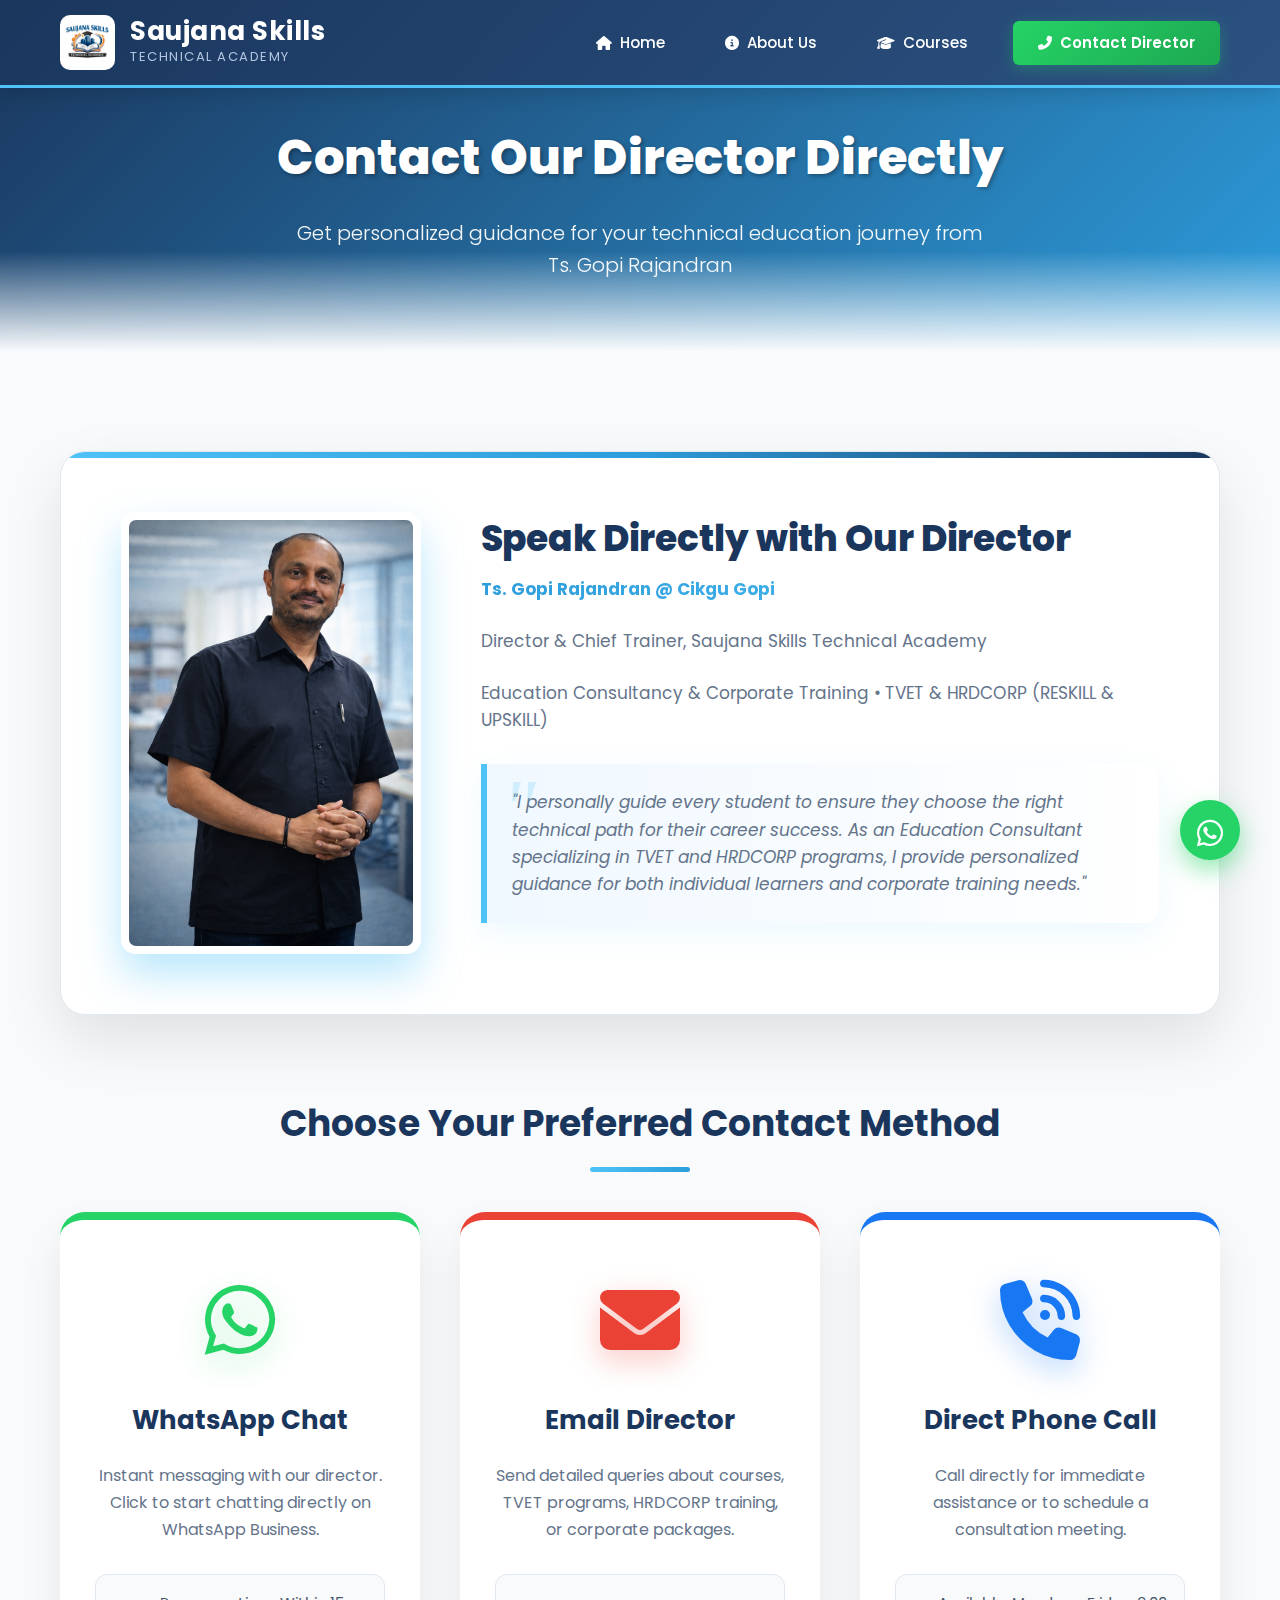
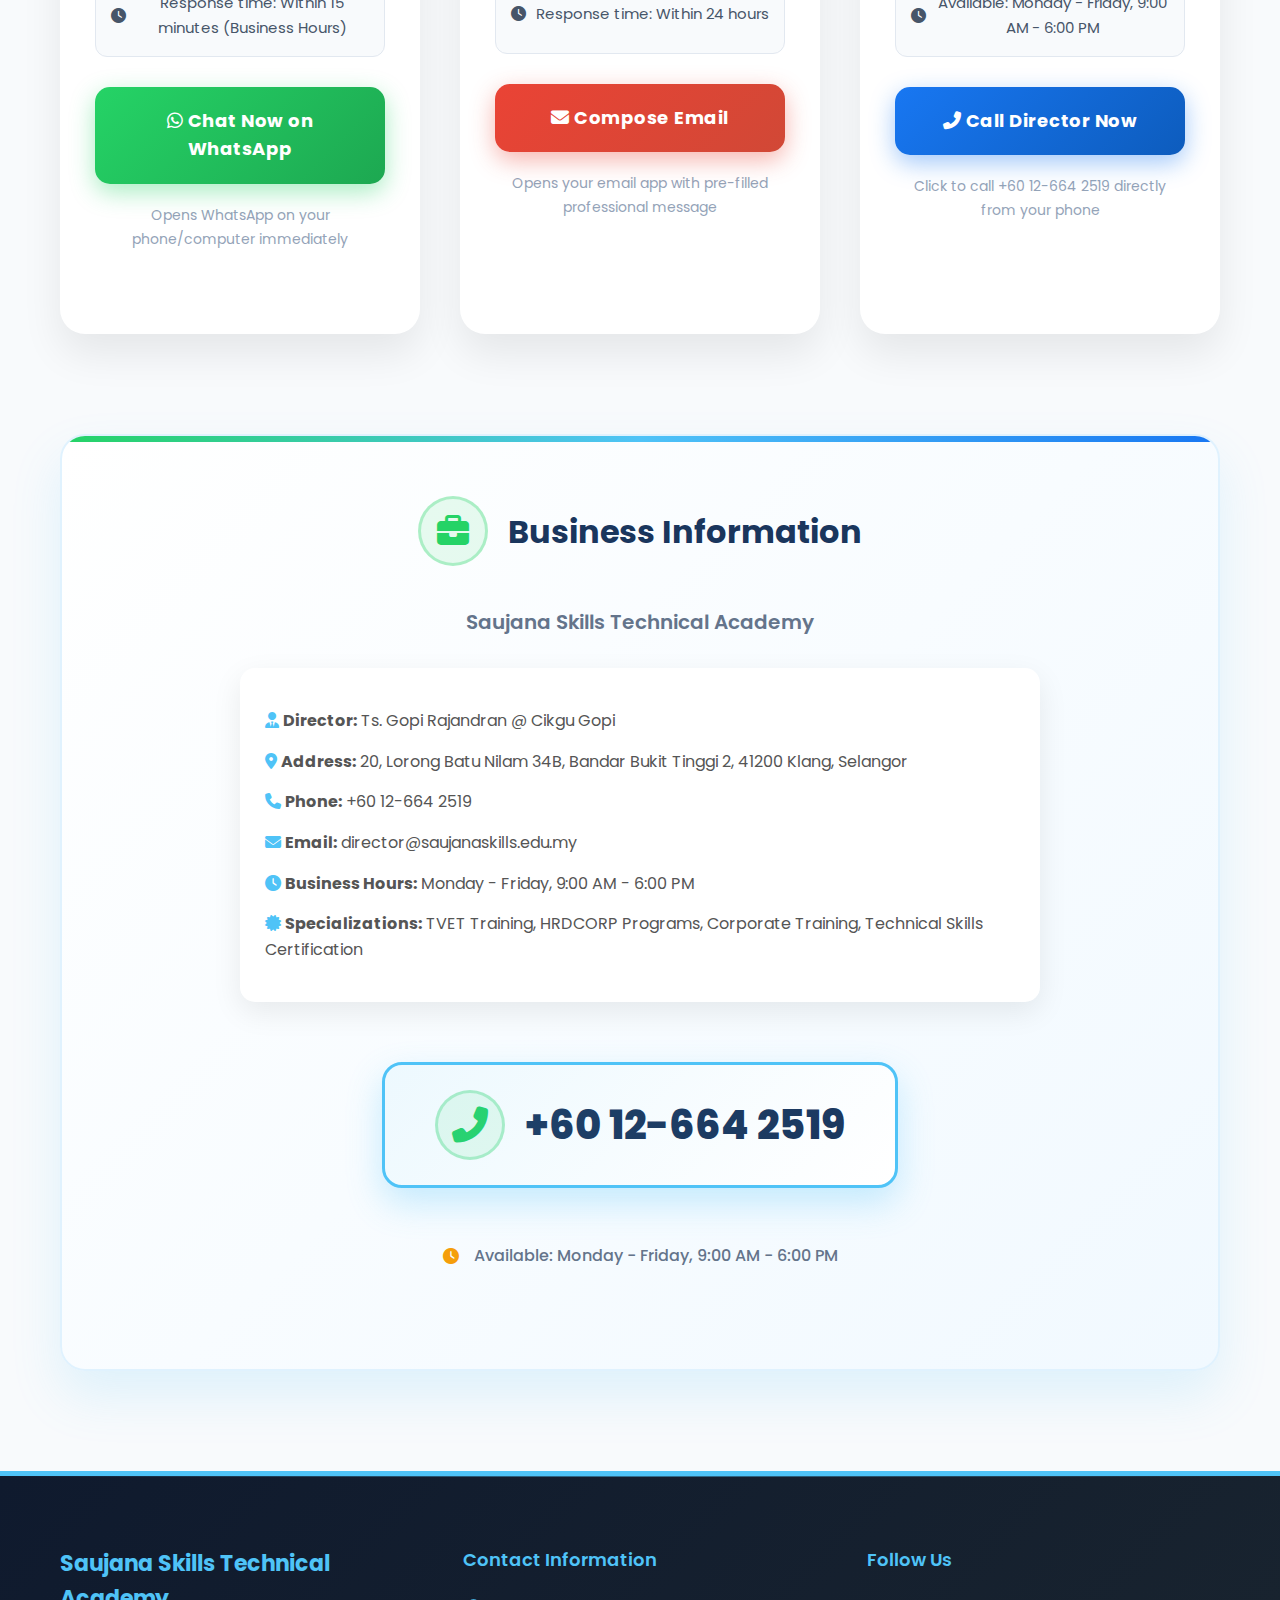
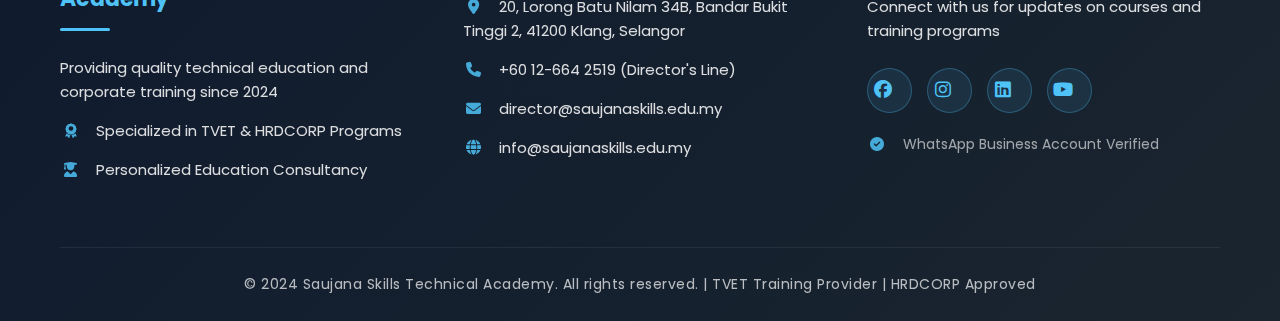
<file: index.html>
<!DOCTYPE html>
<html lang="en">
<head>
    <meta charset="UTF-8">
    <meta name="viewport" content="width=device-width, initial-scale=1.0">
    <title>Contact Director | Saujana Skills Technical Academy</title>
    <link rel="stylesheet" href="style.css">
    <link rel="stylesheet" href="https://cdnjs.cloudflare.com/ajax/libs/font-awesome/6.4.0/css/all.min.css">
    <link rel="preconnect" href="https://fonts.googleapis.com">
    <link rel="preconnect" href="https://fonts.gstatic.com" crossorigin>
    <link href="https://fonts.googleapis.com/css2?family=Poppins:wght@300;400;500;600;700&family=Roboto:wght@400;500;700&display=swap" rel="stylesheet">
</head>
<body>
    <!-- Header with Navigation -->
    <header class="header">
        <div class="container">
            <div class="logo">
                <img src="logo.png" alt="Saujana Skills Academy Logo" height="50">
                <div>
                    <h1>Saujana Skills</h1>
                    <p>Technical Academy</p>
                </div>
            </div>
            
            <nav class="navbar">
                <ul>
                    <li><a href="index.html"><i class="fas fa-home"></i> Home</a></li>
                    <li><a href="about.html"><i class="fas fa-info-circle"></i> About Us</a></li>
                    <li><a href="courses.html"><i class="fas fa-graduation-cap"></i> Courses</a></li>
                    <li><a href="contact.html" class="contact-btn-nav"><i class="fas fa-phone-alt"></i> Contact Director</a></li>
                </ul>
            </nav>
        </div>
    </header>

    <!-- Contact Hero -->
    <section class="page-hero">
        <div class="container">
            <h1>Contact Our Director Directly</h1>
            <p>Get personalized guidance for your technical education journey from Ts. Gopi Rajandran</p>
        </div>
    </section>

    <!-- Direct Contact Section -->
    <section class="direct-contact">
        <div class="container">
            <!-- Director Profile -->
            <div class="contact-head-profile">
    <img src="image.png" alt="Ts. Gopi Rajendran" class="director-photo-large">
                <div class="director-info">
                    <h2>Speak Directly with Our Director</h2>
                    <p class="director-title">Ts. Gopi Rajandran @ Cikgu Gopi</p>
                    <p>Director & Chief Trainer, Saujana Skills Technical Academy</p>
                    <p>Education Consultancy & Corporate Training • TVET & HRDCORP (RESKILL & UPSKILL)</p>
                    <p class="director-quote">"I personally guide every student to ensure they choose the right technical path for their career success. As an Education Consultant specializing in TVET and HRDCORP programs, I provide personalized guidance for both individual learners and corporate training needs."</p>
                </div>
            </div>

            <!-- Contact Methods -->
            <div class="contact-methods">
                <h3 class="section-title">Choose Your Preferred Contact Method</h3>
                <div class="contact-cards">
                    <!-- WhatsApp Card -->
                    <div class="contact-card whatsapp-card">
                        <div class="contact-icon-large">
                            <i class="fab fa-whatsapp"></i>
                        </div>
                        <h3>WhatsApp Chat</h3>
                        <p>Instant messaging with our director. Click to start chatting directly on WhatsApp Business.</p>
                        <p class="contact-note"><i class="fas fa-clock"></i> Response time: Within 15 minutes (Business Hours)</p>
                        <!-- CORRECT WHATSAPP URL FOR +60 12-664 2519 -->
                        <a href="https://wa.me/60126642519?text=Hello%20Ts.%20Gopi%20Rajandran%20%40%20Cikgu%20Gopi%2C%20I%20am%20interested%20in%20Saujana%20Skills%20Technical%20Academy%20courses.%20Please%20advise%20me." 
                           class="contact-btn whatsapp-btn" target="_blank">
                            <i class="fab fa-whatsapp"></i> Chat Now on WhatsApp
                        </a>
                        <p class="contact-help">Opens WhatsApp on your phone/computer immediately</p>
                    </div>

                    <!-- Email Card -->
                    <div class="contact-card email-card">
                        <div class="contact-icon-large">
                            <i class="fas fa-envelope"></i>
                        </div>
                        <h3>Email Director</h3>
                        <p>Send detailed queries about courses, TVET programs, HRDCORP training, or corporate packages.</p>
                        <p class="contact-note"><i class="fas fa-clock"></i> Response time: Within 24 hours</p>
                        <!-- CORRECT EMAIL -->
                        <a href="mailto:director@saujanaskills.edu.my?subject=Course%20Enquiry%20-%20Saujana%20Skills%20Academy&body=Dear%20Ts.%20Gopi%20Rajandran%20%40%20Cikgu%20Gopi%2C%0A%0AI%20would%20like%20to%20know%20more%20about%3A%0A%0A1.%20Course%20details%20and%20schedules%0A2.%20TVET%20certification%20programs%0A3.%20HRDCORP%20(Reskill%20%26%20Upskill)%20training%0A4.%20Corporate%20training%20packages%0A5.%20Fees%20and%20payment%20options%0A%0AThank%20you.%0A%0A[Your%20Name]%0A[Your%20Phone%20Number]%0A[Company%20Name%20(if%20applicable)]" 
                           class="contact-btn email-btn">
                            <i class="fas fa-envelope"></i> Compose Email
                        </a>
                        <p class="contact-help">Opens your email app with pre-filled professional message</p>
                    </div>

                    <!-- Phone Call Card -->
                    <div class="contact-card facebook-card">
                        <div class="contact-icon-large">
                            <i class="fas fa-phone-volume"></i>
                        </div>
                        <h3>Direct Phone Call</h3>
                        <p>Call directly for immediate assistance or to schedule a consultation meeting.</p>
                        <p class="contact-note"><i class="fas fa-clock"></i> Available: Monday - Friday, 9:00 AM - 6:00 PM</p>
                        <!-- CORRECT PHONE NUMBER -->
                        <a href="tel:+60126642519" class="contact-btn facebook-btn">
                            <i class="fas fa-phone-alt"></i> Call Director Now
                        </a>
                        <p class="contact-help">Click to call +60 12-664 2519 directly from your phone</p>
                    </div>
                </div>
            </div>

            <!-- Business Information -->
            <div class="phone-call-section">
                <h3><i class="fas fa-briefcase"></i> Business Information</h3>
                <div class="phone-number">
                    <h4>Saujana Skills Technical Academy</h4>
                    
                    <div style="text-align: left; max-width: 800px; margin: 30px auto; background: white; padding: 25px; border-radius: 15px; box-shadow: 0 10px 30px rgba(0,0,0,0.08);">
                        <p style="margin: 15px 0; font-size: 16px; color: #555;">
                            <i class="fas fa-user-tie" style="color: #4fc3f7;"></i> 
                            <strong>Director:</strong> Ts. Gopi Rajandran @ Cikgu Gopi
                        </p>
                        <p style="margin: 15px 0; font-size: 16px; color: #555;">
                            <i class="fas fa-map-marker-alt" style="color: #4fc3f7;"></i> 
                            <strong>Address:</strong> 20, Lorong Batu Nilam 34B, Bandar Bukit Tinggi 2, 41200 Klang, Selangor
                        </p>
                        <p style="margin: 15px 0; font-size: 16px; color: #555;">
                            <i class="fas fa-phone" style="color: #4fc3f7;"></i> 
                            <strong>Phone:</strong> +60 12-664 2519
                        </p>
                        <p style="margin: 15px 0; font-size: 16px; color: #555;">
                            <i class="fas fa-envelope" style="color: #4fc3f7;"></i> 
                            <strong>Email:</strong> director@saujanaskills.edu.my
                        </p>
                        <p style="margin: 15px 0; font-size: 16px; color: #555;">
                            <i class="fas fa-clock" style="color: #4fc3f7;"></i> 
                            <strong>Business Hours:</strong> Monday - Friday, 9:00 AM - 6:00 PM
                        </p>
                        <p style="margin: 15px 0; font-size: 16px; color: #555;">
                            <i class="fas fa-certificate" style="color: #4fc3f7;"></i> 
                            <strong>Specializations:</strong> TVET Training, HRDCORP Programs, Corporate Training, Technical Skills Certification
                        </p>
                    </div>
                    
                    <a href="tel:+60126642519" class="phone-link">
                        <i class="fas fa-phone-alt"></i> +60 12-664 2519
                    </a>
                    <p class="call-timing"><i class="fas fa-clock"></i> Available: Monday - Friday, 9:00 AM - 6:00 PM</p>
                </div>
            </div>
        </div>
    </section>

    <!-- Footer -->
    <footer class="footer">
        <div class="container">
            <div class="footer-content">
                <div class="footer-section">
                    <h3>Saujana Skills Technical Academy</h3>
                    <p>Providing quality technical education and corporate training since 2024</p>
                    <p><i class="fas fa-award"></i> Specialized in TVET & HRDCORP Programs</p>
                    <p><i class="fas fa-user-graduate"></i> Personalized Education Consultancy</p>
                </div>
                <div class="footer-section">
                    <h4>Contact Information</h4>
                    <p><i class="fas fa-map-marker-alt"></i> 20, Lorong Batu Nilam 34B, Bandar Bukit Tinggi 2, 41200 Klang, Selangor</p>
                    <p><i class="fas fa-phone"></i> +60 12-664 2519 (Director's Line)</p>
                    <p><i class="fas fa-envelope"></i> director@saujanaskills.edu.my</p>
                    <p><i class="fas fa-globe"></i> info@saujanaskills.edu.my</p>
                </div>
                <div class="footer-section">
                    <h4>Follow Us</h4>
                    <p>Connect with us for updates on courses and training programs</p>
                    <div class="social-links">
                        <a href="https://facebook.com/saujanaskills" target="_blank" title="Facebook"><i class="fab fa-facebook"></i></a>
                        <a href="https://instagram.com/saujanaskills" target="_blank" title="Instagram"><i class="fab fa-instagram"></i></a>
                        <a href="https://linkedin.com/company/saujanaskills" target="_blank" title="LinkedIn"><i class="fab fa-linkedin"></i></a>
                        <a href="https://youtube.com/@saujanaskills" target="_blank" title="YouTube"><i class="fab fa-youtube"></i></a>
                    </div>
                    <p style="margin-top: 20px; font-size: 14px; color: rgba(255,255,255,0.7);">
                        <i class="fas fa-check-circle"></i> WhatsApp Business Account Verified
                    </p>
                </div>
            </div>
            <div class="footer-bottom">
                <p>&copy; 2024 Saujana Skills Technical Academy. All rights reserved. | TVET Training Provider | HRDCORP Approved</p>
            </div>
        </div>
    </footer>

    <!-- WhatsApp Floating Button -->
    <a href="https://wa.me/60126642519?text=Hello%20Saujana%20Skills%20Academy%2C%20I%20want%20to%20know%20more%20about%20your%20courses" 
       class="whatsapp-float" target="_blank" title="Chat on WhatsApp">
        <i class="fab fa-whatsapp"></i>
    </a>

    <style>
        .whatsapp-float {
            position: fixed;
            width: 60px;
            height: 60px;
            bottom: 40px;
            right: 40px;
            background-color: #25D366;
            color: white;
            border-radius: 50px;
            text-align: center;
            font-size: 30px;
            box-shadow: 0 10px 25px rgba(37, 211, 102, 0.5);
            z-index: 1000;
            display: flex;
            align-items: center;
            justify-content: center;
            text-decoration: none;
            transition: all 0.3s ease;
        }
        
        .whatsapp-float:hover {
            background-color: #1da851;
            transform: scale(1.1) rotate(10deg);
            box-shadow: 0 15px 35px rgba(37, 211, 102, 0.7);
        }
        
        .whatsapp-float i {
            margin-top: 5px;
        }
    </style>
</body>

</html>
</file>
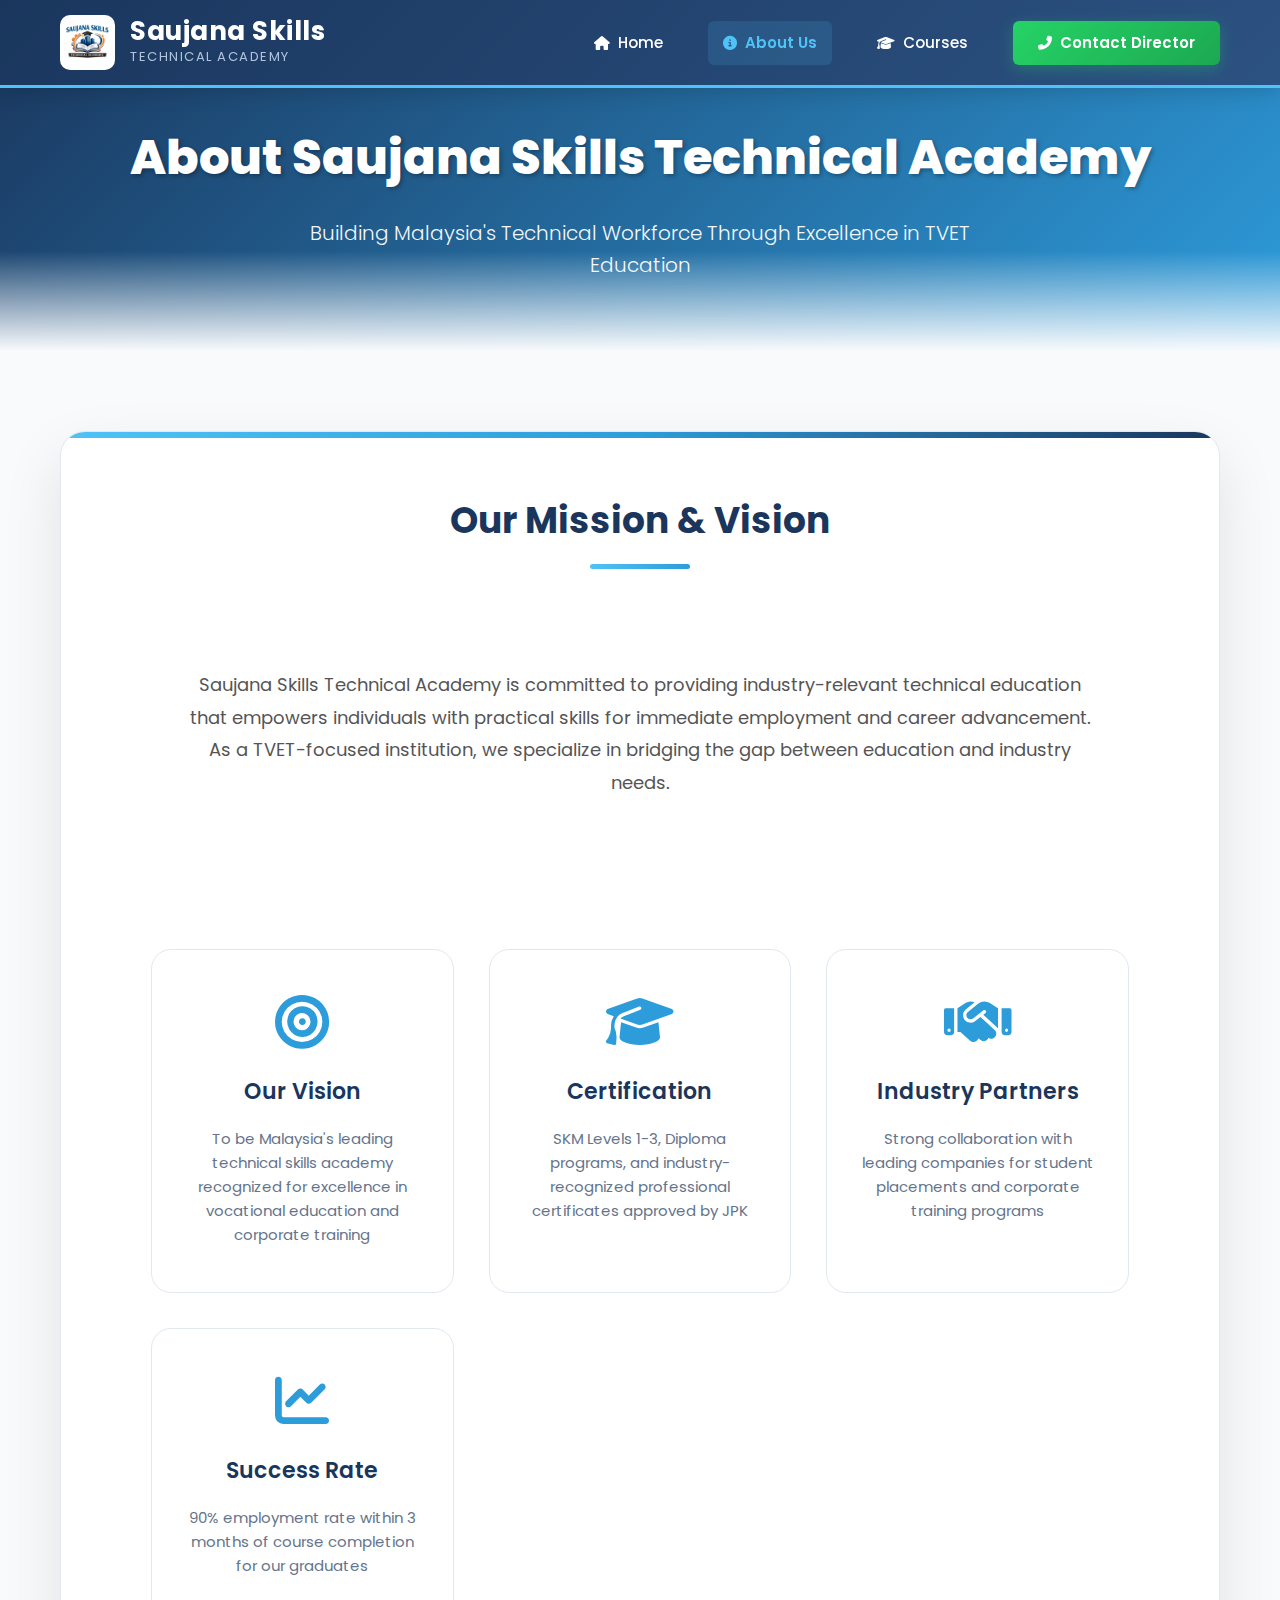
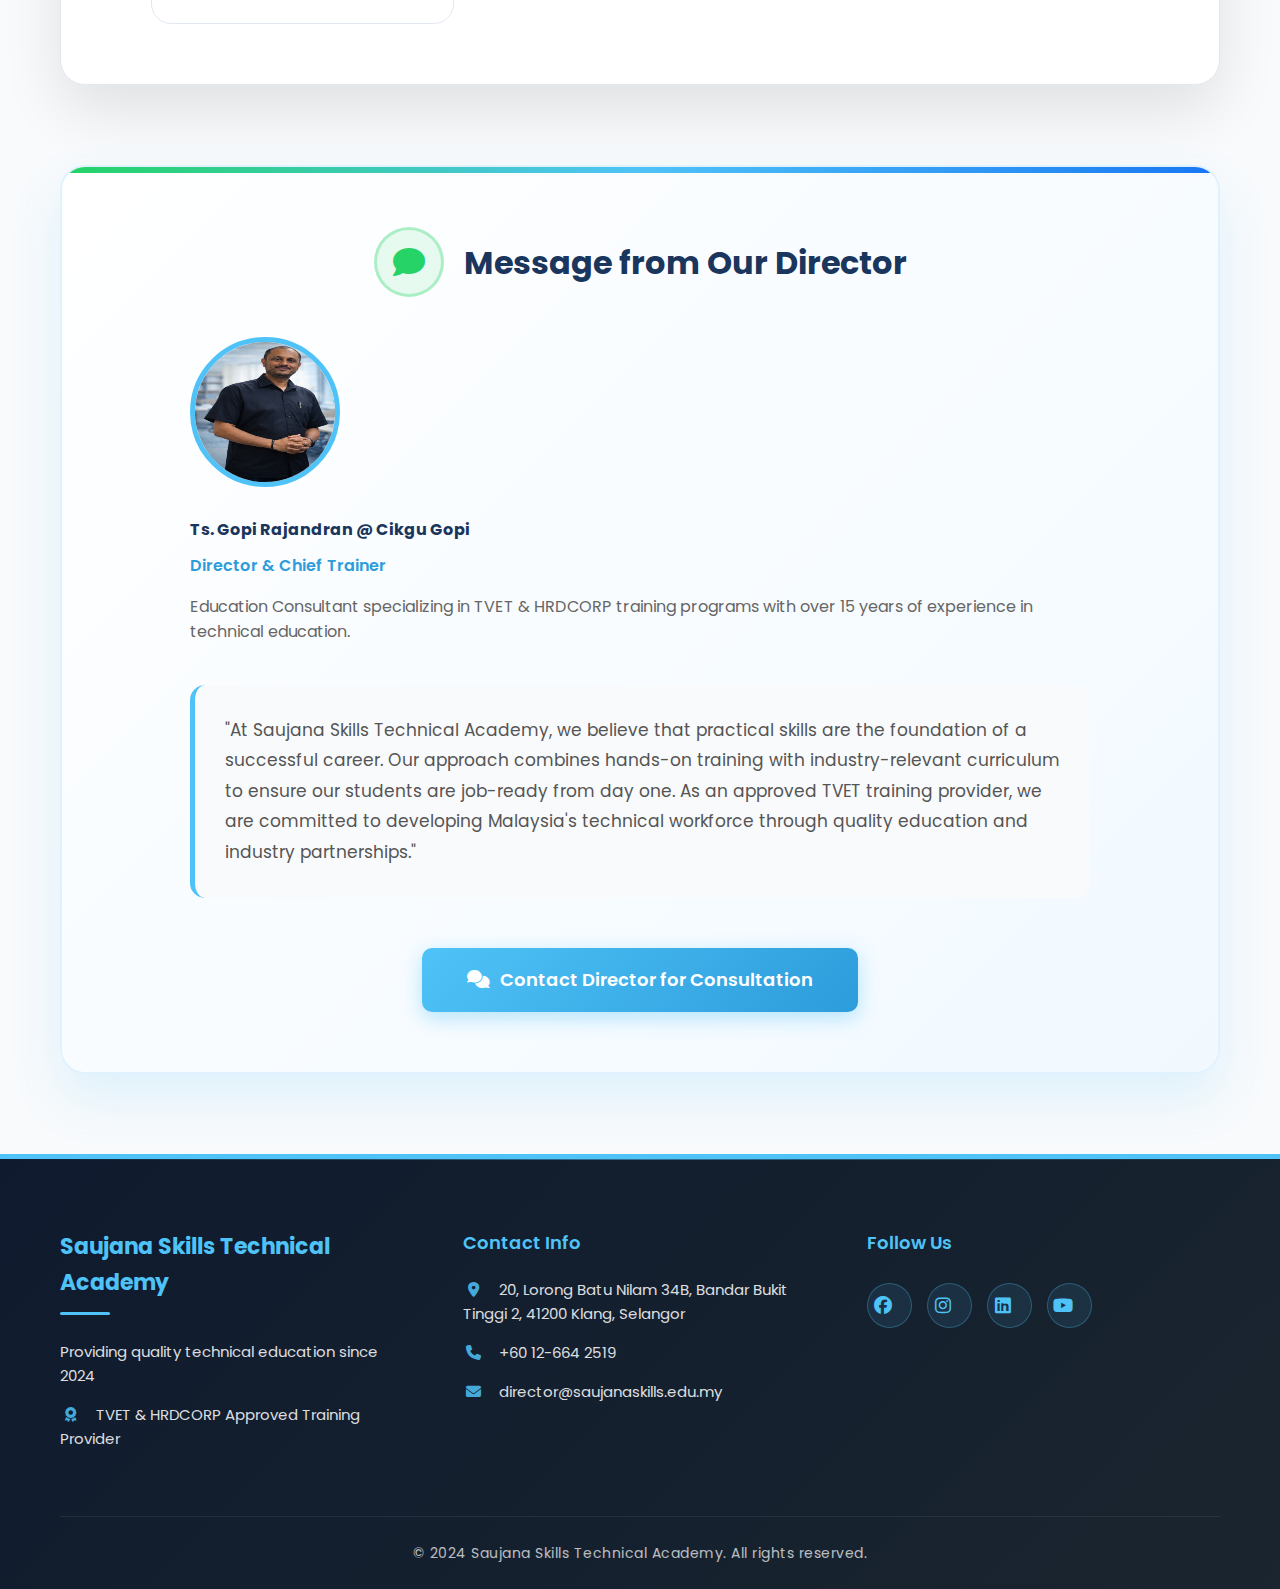
<file: about.html>
<!DOCTYPE html>
<html lang="en">
<head>
    <meta charset="UTF-8">
    <meta name="viewport" content="width=device-width, initial-scale=1.0">
    <title>About Us | Saujana Skills Technical Academy</title>
    <link rel="stylesheet" href="style.css">
    <link rel="stylesheet" href="https://cdnjs.cloudflare.com/ajax/libs/font-awesome/6.4.0/css/all.min.css">
    <link rel="preconnect" href="https://fonts.googleapis.com">
    <link rel="preconnect" href="https://fonts.gstatic.com" crossorigin>
    <link href="https://fonts.googleapis.com/css2?family=Poppins:wght@300;400;500;600;700&family=Roboto:wght@400;500;700&display=swap" rel="stylesheet">
</head>
<body>
    <header class="header">
        <div class="container">
            <div class="logo">
                <img src="logo.png" alt="Saujana Skills Academy Logo" height="50">
                <div>
                    <h1>Saujana Skills</h1>
                    <p>Technical Academy</p>
                </div>
            </div>
            <nav class="navbar">
                <ul>
                    <li><a href="index.html"><i class="fas fa-home"></i> Home</a></li>
                    <li><a href="about.html" class="active"><i class="fas fa-info-circle"></i> About Us</a></li>
                    <li><a href="courses.html"><i class="fas fa-graduation-cap"></i> Courses</a></li>
                    <li><a href="contact.html" class="contact-btn-nav"><i class="fas fa-phone-alt"></i> Contact Director</a></li>
                </ul>
            </nav>
        </div>
    </header>

    <section class="page-hero">
        <div class="container">
            <h1>About Saujana Skills Technical Academy</h1>
            <p>Building Malaysia's Technical Workforce Through Excellence in TVET Education</p>
        </div>
    </section>

    <section class="direct-contact" style="padding: 80px 0;">
        <div class="container">
            <div class="contact-head-profile" style="flex-direction: column; text-align: center;">
                <h2 class="section-title">Our Mission & Vision</h2>
                <p style="font-size: 18px; color: #555; max-width: 900px; margin: 0 auto 50px; line-height: 1.8;">
                    Saujana Skills Technical Academy is committed to providing industry-relevant technical education 
                    that empowers individuals with practical skills for immediate employment and career advancement. 
                    As a TVET-focused institution, we specialize in bridging the gap between education and industry needs.
                </p>
                
                <div class="features-grid">
                    <div class="feature-card">
                        <i class="fas fa-bullseye"></i>
                        <h3>Our Vision</h3>
                        <p>To be Malaysia's leading technical skills academy recognized for excellence in vocational education and corporate training</p>
                    </div>
                    <div class="feature-card">
                        <i class="fas fa-graduation-cap"></i>
                        <h3>Certification</h3>
                        <p>SKM Levels 1-3, Diploma programs, and industry-recognized professional certificates approved by JPK</p>
                    </div>
                    <div class="feature-card">
                        <i class="fas fa-handshake"></i>
                        <h3>Industry Partners</h3>
                        <p>Strong collaboration with leading companies for student placements and corporate training programs</p>
                    </div>
                    <div class="feature-card">
                        <i class="fas fa-chart-line"></i>
                        <h3>Success Rate</h3>
                        <p>90% employment rate within 3 months of course completion for our graduates</p>
                    </div>
                </div>
            </div>
            
            <!-- Director's Message -->
            <div class="phone-call-section" style="margin-top: 80px;">
                <h3><i class="fas fa-comment"></i> Message from Our Director</h3>
                <div style="text-align: left; max-width: 900px; margin: 40px auto;">
                    <div style="display: flex; align-items: center; gap: 30px; margin-bottom: 40px; flex-wrap: wrap;">
                        <img src="image.png" alt="Ts. Gopi Rajandran" style="width: 150px; height: 150px; border-radius: 50%; border: 5px solid #4fc3f7;">
                        <div>
                            <h4 style="color: #1a365d; margin-bottom: 10px;">Ts. Gopi Rajandran @ Cikgu Gopi</h4>
                            <p style="color: #2d9cdb; font-weight: 600; margin-bottom: 15px;">Director & Chief Trainer</p>
                            <p style="color: #666;">Education Consultant specializing in TVET & HRDCORP training programs with over 15 years of experience in technical education.</p>
                        </div>
                    </div>
                    
                    <div style="background: #f8fafc; padding: 30px; border-radius: 15px; border-left: 5px solid #4fc3f7;">
                        <p style="font-size: 17px; line-height: 1.8; color: #555; margin: 0;">
                            "At Saujana Skills Technical Academy, we believe that practical skills are the foundation of a successful career. 
                            Our approach combines hands-on training with industry-relevant curriculum to ensure our students are job-ready 
                            from day one. As an approved TVET training provider, we are committed to developing Malaysia's technical workforce 
                            through quality education and industry partnerships."
                        </p>
                    </div>
                </div>
                
                <div style="margin-top: 50px;">
                    <a href="contact.html" class="btn-primary" style="padding: 18px 45px; font-size: 18px;">
                        <i class="fas fa-comments"></i> Contact Director for Consultation
                    </a>
                </div>
            </div>
        </div>
    </section>

    <footer class="footer">
        <div class="container">
            <div class="footer-content">
                <div class="footer-section">
                    <h3>Saujana Skills Technical Academy</h3>
                    <p>Providing quality technical education since 2024</p>
                    <p><i class="fas fa-award"></i> TVET & HRDCORP Approved Training Provider</p>
                </div>
                <div class="footer-section">
                    <h4>Contact Info</h4>
                    <p><i class="fas fa-map-marker-alt"></i> 20, Lorong Batu Nilam 34B, Bandar Bukit Tinggi 2, 41200 Klang, Selangor</p>
                    <p><i class="fas fa-phone"></i> +60 12-664 2519</p>
                    <p><i class="fas fa-envelope"></i> director@saujanaskills.edu.my</p>
                </div>
                <div class="footer-section">
                    <h4>Follow Us</h4>
                    <div class="social-links">
                        <a href="#"><i class="fab fa-facebook"></i></a>
                        <a href="#"><i class="fab fa-instagram"></i></a>
                        <a href="#"><i class="fab fa-linkedin"></i></a>
                        <a href="#"><i class="fab fa-youtube"></i></a>
                    </div>
                </div>
            </div>
            <div class="footer-bottom">
                <p>&copy; 2024 Saujana Skills Technical Academy. All rights reserved.</p>
            </div>
        </div>
    </footer>
</body>

</html>
</file>
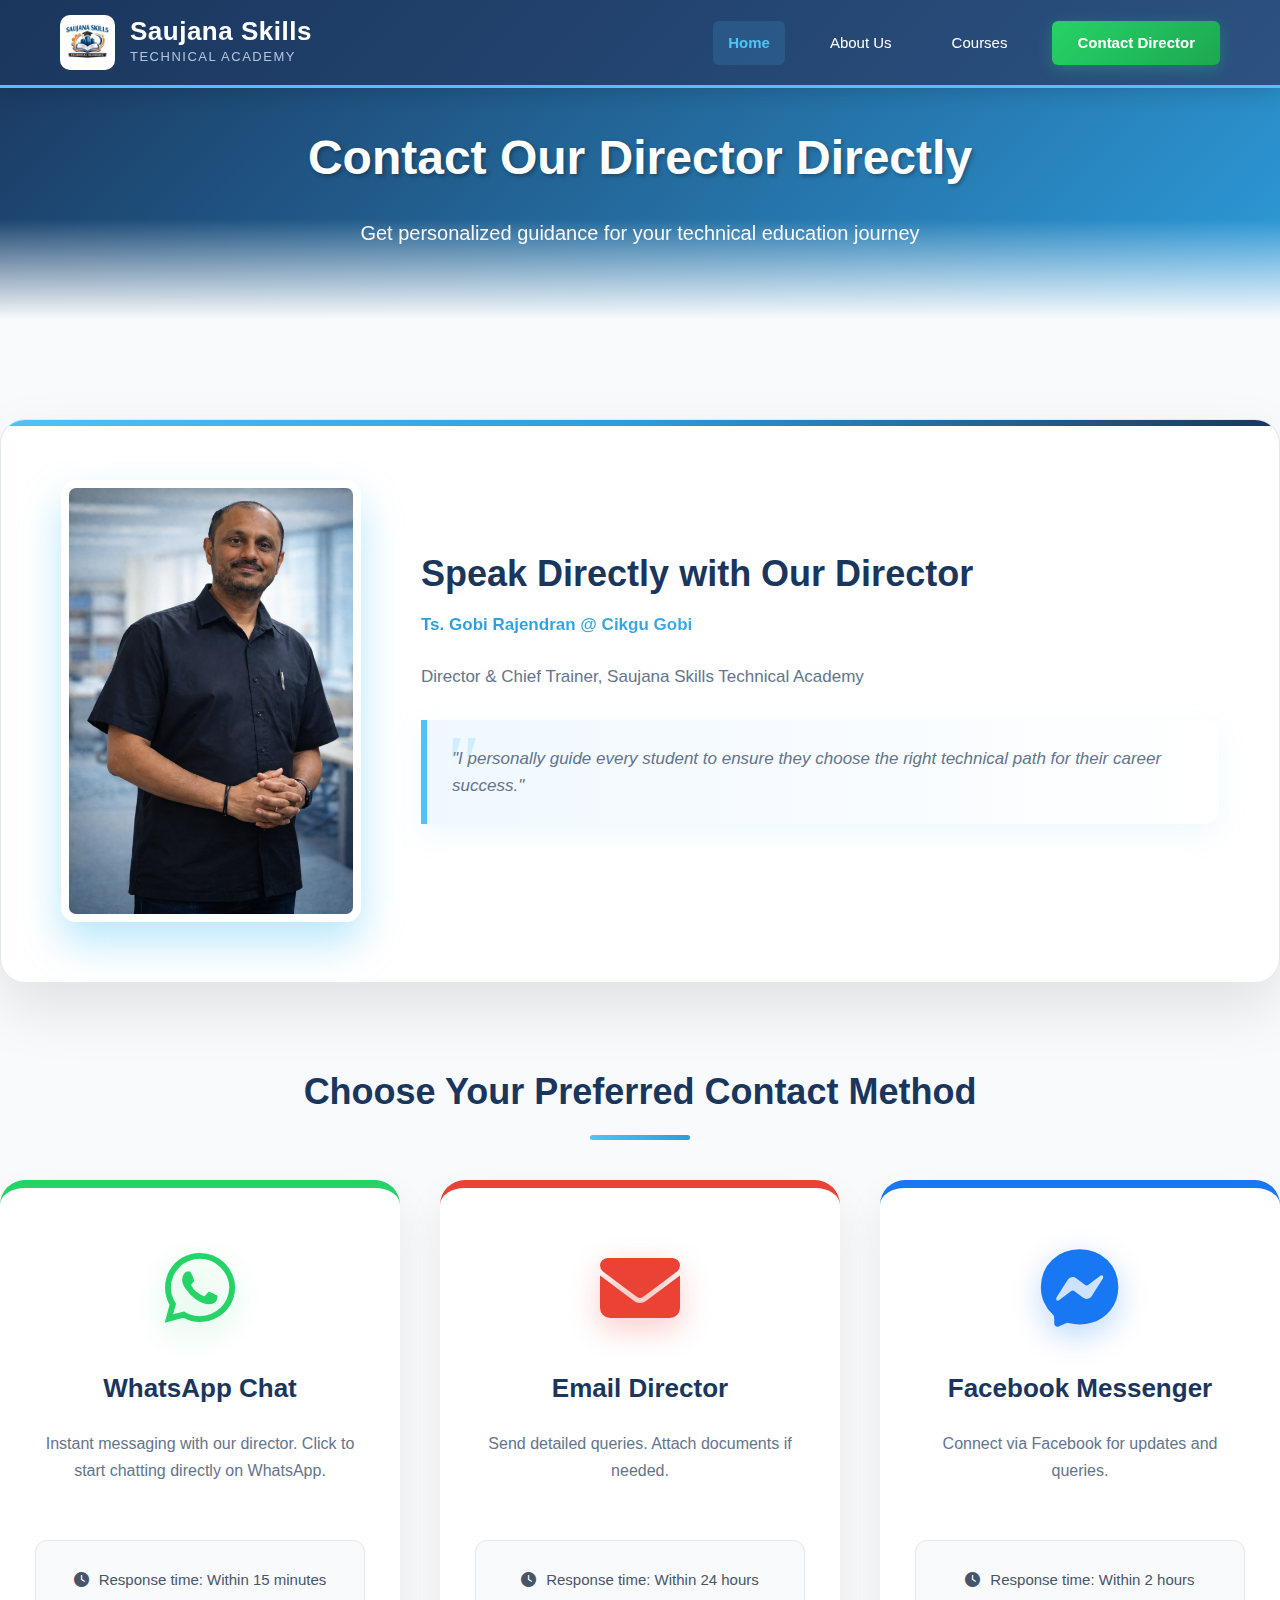
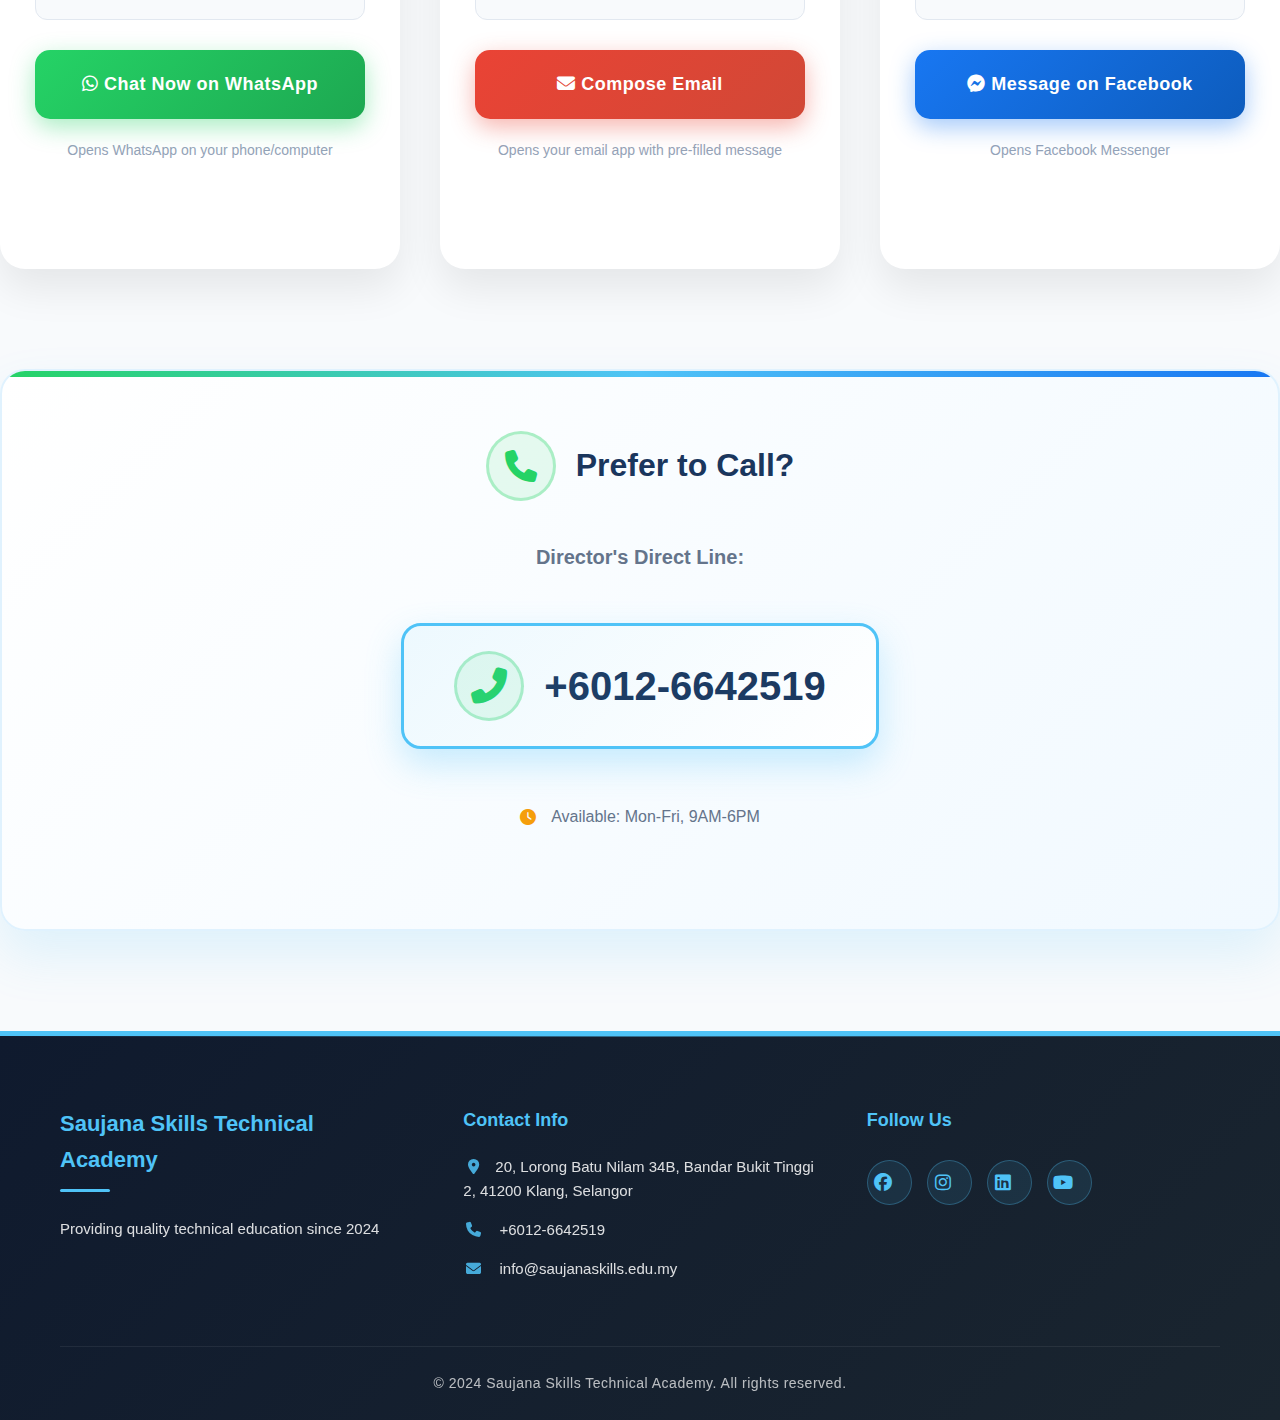
<file: contact.html>
<!DOCTYPE html>
<html lang="en">
<head>
    <meta charset="UTF-8">
    <meta name="viewport" content="width=device-width, initial-scale=1.0">
    <title>Contact Director | Saujana Skills Technical Academy</title>
    <link rel="stylesheet" href="style.css">
    <link rel="stylesheet" href="https://cdnjs.cloudflare.com/ajax/libs/font-awesome/6.4.0/css/all.min.css">
</head>
<body>
    <header class="header">
        <div class="container">
            <div class="logo">
                <img src="logo.png" alt="Saujana Skills Academy Logo" height="50">
                <div>
                    <h1>Saujana Skills</h1>
                    <p>Technical Academy</p>
                </div>
            </div>
           <nav class="navbar">
    <ul>
        <li><a href="index.html" class="active">Home</a></li>
        <li><a href="about.html">About Us</a></li>
        <li><a href="courses.html">Courses</a></li>
        <li><a href="contact.html" class="contact-btn-nav">Contact Director</a></li>
    </ul>
</nav>
        </div>
    </header>

    <!-- Contact Hero -->
    <section class="page-hero">
        <div class="container">
            <h1>Contact Our Director Directly</h1>
            <p>Get personalized guidance for your technical education journey</p>
        </div>
    </section>

    <!-- Direct Contact Section -->
    <section class="direct-contact">
        <div class="contact-head-profile">
    <img src="image.png" alt="Ts. Gobi Rajendran" class="director-photo-large">
    <div class="director-info">
        <h2>Speak Directly with Our Director</h2>
        <p class="director-title">Ts. Gobi Rajendran @ Cikgu Gobi</p>
        <p>Director & Chief Trainer, Saujana Skills Technical Academy</p>
        <p class="director-quote">"I personally guide every student to ensure they choose the right technical path for their career success."</p>
    </div>
</div>

            <div class="contact-methods">
                <h3 class="section-title">Choose Your Preferred Contact Method</h3>
                <div class="contact-cards">
                    <!-- WhatsApp Card -->
                    <div class="contact-card whatsapp-card">
                        <div class="contact-icon-large">
                            <i class="fab fa-whatsapp"></i>
                        </div>
                        <h3>WhatsApp Chat</h3>
                        <p>Instant messaging with our director. Click to start chatting directly on WhatsApp.</p>
                        <p class="contact-note"><i class="fas fa-clock"></i> Response time: Within 15 minutes</p>
                        <!-- REPLACE THIS NUMBER with director's actual WhatsApp -->
                        <a href="https://wa.me/60123456789?text=Hello%20Mr.%20[Director Name]%2C%20I%20am%20interested%20in%20Saujana%20Skills%20Technical%20Academy%20courses.%20Please%20advise." 
                           class="contact-btn whatsapp-btn" target="_blank">
                            <i class="fab fa-whatsapp"></i> Chat Now on WhatsApp
                        </a>
                        <p class="contact-help">Opens WhatsApp on your phone/computer</p>
                    </div>

                    <!-- Email Card -->
                    <div class="contact-card email-card">
                        <div class="contact-icon-large">
                            <i class="fas fa-envelope"></i>
                        </div>
                        <h3>Email Director</h3>
                        <p>Send detailed queries. Attach documents if needed.</p>
                        <p class="contact-note"><i class="fas fa-clock"></i> Response time: Within 24 hours</p>
                        <!-- REPLACE THIS EMAIL with director's actual email -->
                        <a href="mailto:director@saujanaskills.edu.my?subject=Course%20Enquiry%20-%20Saujana%20Skills%20Academy&body=Dear%20Mr.%20[Director Name]%2C%0A%0AI%20would%20like%20to%20know%20more%20about%3A%0A%0A1.%20Course%20details%0A2.%20Fees%20and%20schedule%0A3.%20Certification%0A%0AThank%20you.%0A%0A[Your%20Name]%0A[Your%20Phone%20Number]" 
                           class="contact-btn email-btn">
                            <i class="fas fa-envelope"></i> Compose Email
                        </a>
                        <p class="contact-help">Opens your email app with pre-filled message</p>
                    </div>

                    <!-- Facebook Messenger Card -->
                    <div class="contact-card facebook-card">
                        <div class="contact-icon-large">
                            <i class="fab fa-facebook-messenger"></i>
                        </div>
                        <h3>Facebook Messenger</h3>
                        <p>Connect via Facebook for updates and queries.</p>
                        <p class="contact-note"><i class="fas fa-clock"></i> Response time: Within 2 hours</p>
                        <!-- REPLACE THIS LINK with your Facebook page -->
                        <a href="https://m.me/YourFacebookPageName" class="contact-btn facebook-btn" target="_blank">
                            <i class="fab fa-facebook-messenger"></i> Message on Facebook
                        </a>
                        <p class="contact-help">Opens Facebook Messenger</p>
                    </div>
                </div>
            </div>

            <!-- Phone Call Option -->
            <div class="phone-call-section">
                <h3><i class="fas fa-phone"></i> Prefer to Call?</h3>
                <div class="phone-number">
                    <h4>Director's Direct Line:</h4>
                    <!-- REPLACE THIS NUMBER with director's actual phone -->
                    <a href="tel:+60123456789" class="phone-link">
                        <i class="fas fa-phone-alt"></i> +6012-6642519
                    </a>
                    <p class="call-timing"><i class="fas fa-clock"></i> Available: Mon-Fri, 9AM-6PM</p>
                </div>
            </div>
        </div>
    </section>

    <!-- Footer (Same as index.html) -->
    <footer class="footer">
        <div class="container">
            <div class="footer-content">
                <div class="footer-section">
                    <h3>Saujana Skills Technical Academy</h3>
                    <p>Providing quality technical education since 2024</p>
                </div>
                <div class="footer-section">
                    <h4>Contact Info</h4>
                    <p><i class="fas fa-map-marker-alt"></i>20, Lorong Batu Nilam 34B, Bandar Bukit Tinggi 2, 41200 Klang, Selangor</p>
                    <p><i class="fas fa-phone"></i> +6012-6642519</p>
                    <p><i class="fas fa-envelope"></i> info@saujanaskills.edu.my</p>
                </div>
                <div class="footer-section">
                    <h4>Follow Us</h4>
                    <div class="social-links">
                        <a href="#"><i class="fab fa-facebook"></i></a>
                        <a href="#"><i class="fab fa-instagram"></i></a>
                        <a href="#"><i class="fab fa-linkedin"></i></a>
                        <a href="#"><i class="fab fa-youtube"></i></a>
                    </div>
                </div>
            </div>
            <div class="footer-bottom">
                <p>&copy; 2024 Saujana Skills Technical Academy. All rights reserved.</p>
            </div>
        </div>
    </footer>
</body>

</html>
</file>
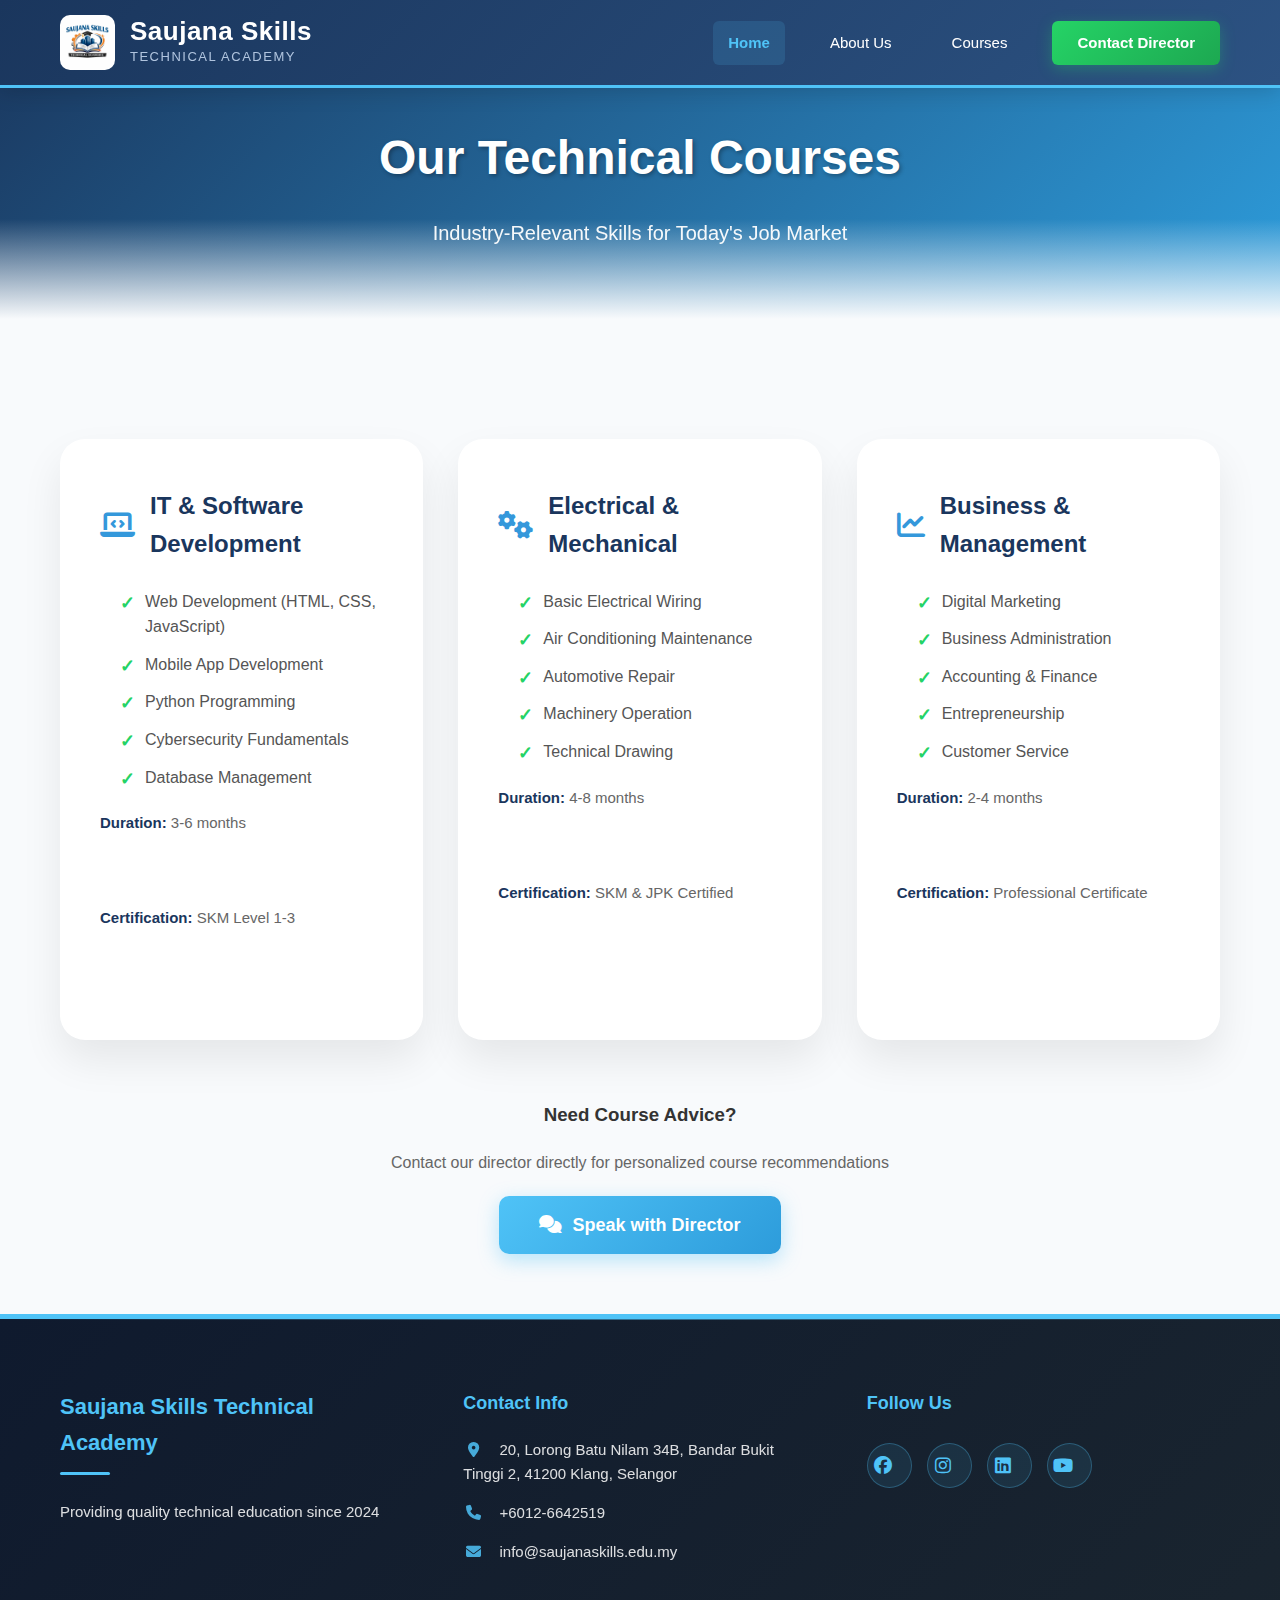
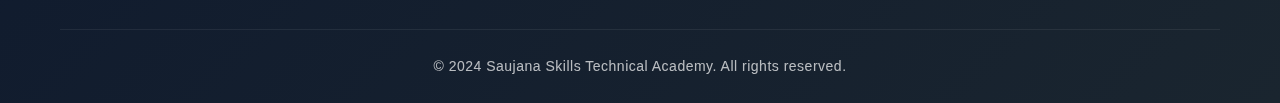
<file: courses.html>
<!DOCTYPE html>
<html lang="en">
<head>
    <meta charset="UTF-8">
    <meta name="viewport" content="width=device-width, initial-scale=1.0">
    <title>Our Courses | Saujana Skills Technical Academy</title>
    <link rel="stylesheet" href="style.css">
    <link rel="stylesheet" href="https://cdnjs.cloudflare.com/ajax/libs/font-awesome/6.4.0/css/all.min.css">
</head>
<body>
    <header class="header">
        <div class="container">
            <div class="logo">
                <img src="logo.png" alt="Saujana Skills Academy Logo" height="50">
                <div>
                    <h1>Saujana Skills</h1>
                    <p>Technical Academy</p>
                </div>
            </div>
           <nav class="navbar">
    <ul>
        <li><a href="index.html" class="active">Home</a></li>
        <li><a href="about.html">About Us</a></li>
        <li><a href="courses.html">Courses</a></li>
        <li><a href="contact.html" class="contact-btn-nav">Contact Director</a></li>
    </ul>
</nav>
    </header>

    <section class="page-hero">
        <div class="container">
            <h1>Our Technical Courses</h1>
            <p>Industry-Relevant Skills for Today's Job Market</p>
        </div>
    </section>

    <section class="direct-contact" style="padding: 60px 0;">
        <div class="container">
            <div class="course-cards">
                <div class="contact-card" style="text-align: left;">
                    <h3><i class="fas fa-laptop-code" style="color: #3498db;"></i> IT & Software Development</h3>
                    <ul style="margin: 20px 0 20px 20px; color: #555;">
                        <li>Web Development (HTML, CSS, JavaScript)</li>
                        <li>Mobile App Development</li>
                        <li>Python Programming</li>
                        <li>Cybersecurity Fundamentals</li>
                        <li>Database Management</li>
                    </ul>
                    <p><strong>Duration:</strong> 3-6 months</p>
                    <p><strong>Certification:</strong> SKM Level 1-3</p>
                </div>

                <div class="contact-card" style="text-align: left;">
                    <h3><i class="fas fa-cogs" style="color: #3498db;"></i> Electrical & Mechanical</h3>
                    <ul style="margin: 20px 0 20px 20px; color: #555;">
                        <li>Basic Electrical Wiring</li>
                        <li>Air Conditioning Maintenance</li>
                        <li>Automotive Repair</li>
                        <li>Machinery Operation</li>
                        <li>Technical Drawing</li>
                    </ul>
                    <p><strong>Duration:</strong> 4-8 months</p>
                    <p><strong>Certification:</strong> SKM & JPK Certified</p>
                </div>

                <div class="contact-card" style="text-align: left;">
                    <h3><i class="fas fa-chart-line" style="color: #3498db;"></i> Business & Management</h3>
                    <ul style="margin: 20px 0 20px 20px; color: #555;">
                        <li>Digital Marketing</li>
                        <li>Business Administration</li>
                        <li>Accounting & Finance</li>
                        <li>Entrepreneurship</li>
                        <li>Customer Service</li>
                    </ul>
                    <p><strong>Duration:</strong> 2-4 months</p>
                    <p><strong>Certification:</strong> Professional Certificate</p>
                </div>
            </div>

            <div style="text-align: center; margin-top: 50px;">
                <h3>Need Course Advice?</h3>
                <p style="margin: 20px 0; color: #666;">Contact our director directly for personalized course recommendations</p>
                <a href="contact.html" class="btn-primary" style="padding: 15px 40px; font-size: 18px;">
                    <i class="fas fa-comments"></i> Speak with Director
                </a>
            </div>
        </div>
    </section>

    <footer class="footer">
        <div class="container">
            <div class="footer-content">
                <div class="footer-section">
                    <h3>Saujana Skills Technical Academy</h3>
                    <p>Providing quality technical education since 2024</p>
                </div>
                <div class="footer-section">
                    <h4>Contact Info</h4>
                    <p><i class="fas fa-map-marker-alt"></i>  20, Lorong Batu Nilam 34B, Bandar Bukit Tinggi 2, 41200 Klang, Selangor</p>
                    <p><i class="fas fa-phone"></i> +6012-6642519</p>
                    <p><i class="fas fa-envelope"></i> info@saujanaskills.edu.my</p>
                </div>
                <div class="footer-section">
                    <h4>Follow Us</h4>
                    <div class="social-links">
                        <a href="#"><i class="fab fa-facebook"></i></a>
                        <a href="#"><i class="fab fa-instagram"></i></a>
                        <a href="#"><i class="fab fa-linkedin"></i></a>
                        <a href="#"><i class="fab fa-youtube"></i></a>
                    </div>
                </div>
            </div>
            <div class="footer-bottom">
                <p>&copy; 2024 Saujana Skills Technical Academy. All rights reserved.</p>
            </div>
        </div>
    </footer>
</body>

</html>
</file>
<file: style.css>
/* Reset & Base Styles */
* {
    margin: 0;
    padding: 0;
    box-sizing: border-box;
}

body {
    font-family: 'Poppins', 'Segoe UI', Tahoma, Geneva, Verdana, sans-serif;
    line-height: 1.6;
    color: #333;
    background-color: #ffffff;
    scroll-behavior: smooth;
}

.container {
    max-width: 1200px;
    margin: 0 auto;
    padding: 0 20px;
}

/* Header - Professional Design */
.header {
    background: linear-gradient(135deg, #1a365d 0%, #2c5282 100%);
    position: fixed;
    top: 0;
    left: 0;
    right: 0;
    z-index: 1000;
    padding: 15px 0;
    box-shadow: 0 4px 20px rgba(0, 0, 0, 0.15);
    backdrop-filter: blur(10px);
    border-bottom: 3px solid #4fc3f7;
}

.header .container {
    display: flex;
    justify-content: space-between;
    align-items: center;
}

/* Logo - Professional */
.logo {
    display: flex;
    align-items: center;
    gap: 15px;
    text-decoration: none;
}

.logo img {
    height: 55px;
    width: auto;
    border-radius: 10px;
    transition: transform 0.3s ease;
}

.logo:hover img {
    transform: scale(1.05);
}

.logo-text {
    color: white;
}

.logo h1 {
    font-size: 26px;
    font-weight: 700;
    margin: 0;
    line-height: 1.1;
    color: white;
    letter-spacing: 0.5px;
}

.logo p {
    font-size: 13px;
    font-weight: 400;
    margin: 2px 0 0 0;
    color: #b0c4de;
    letter-spacing: 1.2px;
    text-transform: uppercase;
}

/* Navigation - Clean Design */
.navbar ul {
    display: flex;
    list-style: none;
    gap: 30px;
    margin: 0;
    padding: 0;
}

.navbar a {
    text-decoration: none;
    color: #ffffff;
    font-weight: 500;
    font-size: 15px;
    padding: 10px 15px;
    position: relative;
    transition: all 0.3s ease;
    border-radius: 6px;
    display: flex;
    align-items: center;
    gap: 8px;
}

.navbar a i {
    font-size: 14px;
}

.navbar a:hover {
    color: #4fc3f7;
    background: rgba(79, 195, 247, 0.1);
    transform: translateY(-2px);
}

.navbar .active {
    color: #4fc3f7;
    font-weight: 600;
    background: rgba(79, 195, 247, 0.15);
}

.contact-btn-nav {
    background: linear-gradient(135deg, #25D366 0%, #1da851 100%) !important;
    color: white !important;
    padding: 10px 25px !important;
    border-radius: 30px;
    font-weight: 600 !important;
    box-shadow: 0 4px 15px rgba(37, 211, 102, 0.3);
}

.contact-btn-nav:hover {
    background: linear-gradient(135deg, #1da851 0%, #148a3c 100%) !important;
    transform: translateY(-3px) !important;
    box-shadow: 0 6px 20px rgba(37, 211, 102, 0.4);
}

/* Main Content Spacing */
.main-content {
    margin-top: 90px;
}

/* Hero Section - Professional */
.hero-section {
    background: linear-gradient(135deg, #1a365d 0%, #2c5282 100%);
    color: white;
    padding: 100px 0 80px;
    position: relative;
    overflow: hidden;
}

.hero-content {
    display: flex;
    align-items: center;
    gap: 60px;
    position: relative;
    z-index: 2;
}

.hero-text {
    flex: 1;
    animation: fadeInLeft 1s ease-out;
}

@keyframes fadeInLeft {
    from {
        opacity: 0;
        transform: translateX(-50px);
    }
    to {
        opacity: 1;
        transform: translateX(0);
    }
}

.hero-text h2 {
    font-size: 44px;
    font-weight: 800;
    margin-bottom: 20px;
    line-height: 1.2;
    color: #ffffff;
    text-shadow: 2px 2px 4px rgba(0, 0, 0, 0.3);
}

.hero-text h2 span {
    color: #4fc3f7;
    background: linear-gradient(135deg, #4fc3f7, #2d9cdb);
    -webkit-background-clip: text;
    -webkit-text-fill-color: transparent;
    background-clip: text;
}

.hero-text p {
    font-size: 18px;
    margin-bottom: 35px;
    opacity: 0.95;
    line-height: 1.7;
    max-width: 580px;
    font-weight: 300;
}

.hero-buttons {
    display: flex;
    gap: 20px;
    margin-top: 35px;
    flex-wrap: wrap;
}

.btn-primary, .btn-secondary {
    padding: 16px 38px;
    border-radius: 10px;
    text-decoration: none;
    font-weight: 600;
    font-size: 16px;
    transition: all 0.4s ease;
    display: inline-flex;
    align-items: center;
    justify-content: center;
    gap: 10px;
    min-width: 170px;
    text-align: center;
    border: none;
    cursor: pointer;
    position: relative;
    overflow: hidden;
}

.btn-primary {
    background: linear-gradient(135deg, #4fc3f7 0%, #2d9cdb 100%);
    color: white;
    box-shadow: 0 6px 20px rgba(79, 195, 247, 0.4);
}

.btn-primary:hover {
    transform: translateY(-5px);
    box-shadow: 0 12px 25px rgba(79, 195, 247, 0.6);
    background: linear-gradient(135deg, #29b6f6 0%, #1a8fd8 100%);
}

.btn-secondary {
    background: transparent;
    color: white;
    border: 2px solid rgba(255, 255, 255, 0.8);
    backdrop-filter: blur(10px);
}

.btn-secondary:hover {
    background: white;
    color: #1a365d;
    transform: translateY(-5px);
    border-color: white;
    box-shadow: 0 8px 20px rgba(255, 255, 255, 0.3);
}

/* Director Photo Section */
.hero-image {
    flex: 1;
    animation: fadeInRight 1s ease-out 0.3s both;
}

@keyframes fadeInRight {
    from {
        opacity: 0;
        transform: translateX(50px);
    }
    to {
        opacity: 1;
        transform: translateX(0);
    }
}

.head-photo-container {
    position: relative;
    width: 100%;
    max-width: 380px;
    margin: 0 auto;
}

/* For index.html photo - keep rectangular */
.head-photo {
    width: 100%;
    border-radius: 15px;
    box-shadow: 0 25px 50px rgba(0, 0, 0, 0.5);
    border: 6px solid white;
    transition: all 0.5s ease;
    filter: brightness(1.05) contrast(1.1);
}

.head-photo:hover {
    transform: scale(1.03);
    box-shadow: 0 35px 70px rgba(0, 0, 0, 0.6);
}

.head-title {
    text-align: center;
    padding: 22px;
    background: linear-gradient(135deg, rgba(255, 255, 255, 0.98) 0%, rgba(248, 250, 252, 0.98) 100%);
    border-radius: 15px;
    box-shadow: 0 15px 35px rgba(0, 0, 0, 0.2);
    width: 90%;
    margin: -30px auto 0;
    position: relative;
    z-index: 3;
    border: 1px solid rgba(79, 195, 247, 0.3);
}

.head-title h4 {
    color: #1a365d;
    margin-bottom: 6px;
    font-size: 20px;
    font-weight: 700;
    line-height: 1.3;
}

.head-title p {
    color: #2d9cdb;
    font-size: 14px;
    margin: 0;
    font-weight: 600;
    letter-spacing: 0.5px;
}

/* Features Section */
.features-section {
    padding: 100px 0;
    background: #f8fafc;
    position: relative;
}

.features-section::before {
    content: '';
    position: absolute;
    top: 0;
    left: 0;
    right: 0;
    height: 5px;
    background: linear-gradient(90deg, #4fc3f7, #2d9cdb, #1a365d);
}

.section-title {
    text-align: center;
    font-size: 36px;
    color: #1a365d;
    margin-bottom: 60px;
    position: relative;
    font-weight: 700;
}

.section-title::after {
    content: '';
    position: absolute;
    bottom: -20px;
    left: 50%;
    transform: translateX(-50%);
    width: 100px;
    height: 5px;
    background: linear-gradient(90deg, #4fc3f7, #2d9cdb);
    border-radius: 5px;
}

.features-grid {
    display: grid;
    grid-template-columns: repeat(auto-fit, minmax(260px, 1fr));
    gap: 35px;
    margin-top: 40px;
}

.feature-card {
    background: white;
    padding: 45px 30px;
    border-radius: 20px;
    text-align: center;
    transition: all 0.4s cubic-bezier(0.175, 0.885, 0.32, 1.275);
    border: 1px solid #e2e8f0;
    position: relative;
    overflow: hidden;
}

.feature-card::before {
    content: '';
    position: absolute;
    top: 0;
    left: 0;
    right: 0;
    height: 5px;
    background: linear-gradient(90deg, #4fc3f7, #2d9cdb);
    transform: scaleX(0);
    transition: transform 0.4s ease;
}

.feature-card:hover::before {
    transform: scaleX(1);
}

.feature-card:hover {
    transform: translateY(-15px);
    border-color: #4fc3f7;
    box-shadow: 0 20px 40px rgba(79, 195, 247, 0.2);
}

.feature-card i {
    font-size: 54px;
    color: #2d9cdb;
    margin-bottom: 25px;
    display: inline-block;
    transition: all 0.4s ease;
}

.feature-card:hover i {
    transform: scale(1.2);
    color: #4fc3f7;
}

.feature-card h3 {
    color: #1a365d;
    margin-bottom: 18px;
    font-size: 22px;
    font-weight: 600;
}

.feature-card p {
    color: #64748b;
    font-size: 15px;
    line-height: 1.6;
    margin: 0;
}

/* Quick Contact Banner */
.contact-banner {
    background: linear-gradient(135deg, #1a365d 0%, #2c5282 100%);
    color: white;
    padding: 80px 0;
    text-align: center;
    position: relative;
    overflow: hidden;
}

.contact-banner::before {
    content: '';
    position: absolute;
    top: 0;
    left: 0;
    right: 0;
    bottom: 0;
    background: url('data:image/svg+xml,<svg width="100" height="100" viewBox="0 0 100 100" xmlns="http://www.w3.org/2000/svg"><path d="M20,20 L80,20 L80,80 L20,80 Z" fill="none" stroke="rgba(255,255,255,0.05)" stroke-width="2"/></svg>');
    opacity: 0.3;
}

.contact-banner h3 {
    font-size: 36px;
    margin-bottom: 20px;
    color: white;
    position: relative;
    z-index: 2;
}

.contact-banner p {
    font-size: 18px;
    margin-bottom: 45px;
    opacity: 0.9;
    max-width: 700px;
    margin-left: auto;
    margin-right: auto;
    position: relative;
    z-index: 2;
    font-weight: 300;
}

.contact-icons {
    display: flex;
    justify-content: center;
    gap: 30px;
    flex-wrap: wrap;
    margin-top: 20px;
    position: relative;
    z-index: 2;
}

.contact-icon {
    display: flex;
    flex-direction: column;
    align-items: center;
    gap: 12px;
    padding: 30px 35px;
    border-radius: 20px;
    text-decoration: none;
    font-weight: 600;
    transition: all 0.4s cubic-bezier(0.175, 0.885, 0.32, 1.275);
    min-width: 200px;
    background: rgba(255, 255, 255, 0.1);
    backdrop-filter: blur(10px);
    border: 1px solid rgba(255, 255, 255, 0.2);
    position: relative;
    overflow: hidden;
}

.contact-icon::before {
    content: '';
    position: absolute;
    top: 0;
    left: 0;
    right: 0;
    bottom: 0;
    background: inherit;
    filter: blur(20px);
    z-index: -1;
    opacity: 0.5;
}

.contact-icon:hover {
    transform: translateY(-12px) scale(1.05);
    box-shadow: 0 25px 50px rgba(0, 0, 0, 0.3);
}

.contact-icon.whatsapp:hover {
    background: rgba(37, 211, 102, 0.2);
    border-color: #25D366;
}

.contact-icon.email:hover {
    background: rgba(234, 67, 53, 0.2);
    border-color: #EA4335;
}

.contact-icon.facebook:hover {
    background: rgba(24, 119, 242, 0.2);
    border-color: #1877F2;
}

.contact-icon i {
    font-size: 46px;
    margin-bottom: 10px;
}

.contact-icon.whatsapp i {
    color: #25D366;
    text-shadow: 0 0 20px rgba(37, 211, 102, 0.5);
}

.contact-icon.email i {
    color: #EA4335;
    text-shadow: 0 0 20px rgba(234, 67, 53, 0.5);
}

.contact-icon.facebook i {
    color: #1877F2;
    text-shadow: 0 0 20px rgba(24, 119, 242, 0.5);
}

.contact-icon span {
    color: white;
    font-size: 17px;
    font-weight: 600;
}

.contact-icon small {
    color: rgba(255, 255, 255, 0.8);
    font-size: 13px;
    font-weight: 400;
    margin-top: 5px;
}

/* Footer */
.footer {
    background: linear-gradient(135deg, #0f1a2e 0%, #1a252f 100%);
    color: white;
    padding: 70px 0 25px;
    position: relative;
    border-top: 5px solid #4fc3f7;
}

.footer::before {
    content: '';
    position: absolute;
    top: 0;
    left: 0;
    right: 0;
    height: 1px;
    background: linear-gradient(90deg, transparent, rgba(79, 195, 247, 0.5), transparent);
}

.footer-content {
    display: grid;
    grid-template-columns: repeat(auto-fit, minmax(280px, 1fr));
    gap: 50px;
    margin-bottom: 50px;
}

.footer-section h3 {
    font-size: 22px;
    margin-bottom: 25px;
    color: #4fc3f7;
    font-weight: 700;
    position: relative;
    padding-bottom: 15px;
}

.footer-section h3::after {
    content: '';
    position: absolute;
    bottom: 0;
    left: 0;
    width: 50px;
    height: 3px;
    background: #4fc3f7;
    border-radius: 3px;
}

.footer-section h4 {
    font-size: 18px;
    margin-bottom: 20px;
    color: #4fc3f7;
    font-weight: 600;
}

.footer-section p {
    margin-bottom: 15px;
    opacity: 0.85;
    font-size: 15px;
    line-height: 1.6;
}

.footer-section i {
    margin-right: 12px;
    color: #4fc3f7;
    width: 20px;
    text-align: center;
}

.social-links {
    display: flex;
    gap: 15px;
    margin-top: 25px;
}

.social-links a {
    display: inline-flex;
    align-items: center;
    justify-content: center;
    width: 45px;
    height: 45px;
    background: rgba(79, 195, 247, 0.1);
    border-radius: 50%;
    color: white;
    text-decoration: none;
    transition: all 0.3s ease;
    border: 1px solid rgba(79, 195, 247, 0.3);
    font-size: 18px;
}

.social-links a:hover {
    background: #4fc3f7;
    transform: translateY(-5px) rotate(10deg);
    box-shadow: 0 10px 20px rgba(79, 195, 247, 0.4);
}

.footer-bottom {
    text-align: center;
    padding-top: 25px;
    border-top: 1px solid rgba(255, 255, 255, 0.1);
    opacity: 0.7;
    font-size: 14px;
    letter-spacing: 0.5px;
}

/* CONTACT PAGE SPECIFIC STYLES */
.page-hero {
    background: linear-gradient(135deg, #1a365d 0%, #2d9cdb 100%);
    color: white;
    padding: 120px 0 70px;
    text-align: center;
    position: relative;
    overflow: hidden;
}

.page-hero::after {
    content: '';
    position: absolute;
    bottom: 0;
    left: 0;
    right: 0;
    height: 100px;
    background: linear-gradient(to bottom, transparent, #f8fafc);
    z-index: 1;
}

.page-hero .container {
    position: relative;
    z-index: 2;
}

.page-hero h1 {
    font-size: 48px;
    margin-bottom: 20px;
    font-weight: 800;
    text-shadow: 2px 2px 4px rgba(0, 0, 0, 0.3);
}

.page-hero p {
    font-size: 20px;
    opacity: 0.95;
    max-width: 700px;
    margin: 0 auto;
    font-weight: 300;
}

/* Director Profile */
.direct-contact {
    padding: 100px 0;
    background: #f8fafc;
}

.contact-head-profile {
    display: flex;
    align-items: center;
    gap: 60px;
    margin-bottom: 80px;
    background: white;
    padding: 60px;
    border-radius: 25px;
    box-shadow: 0 25px 60px rgba(0, 0, 0, 0.1);
    border: 1px solid #e2e8f0;
    position: relative;
    overflow: hidden;
    animation: fadeInUp 1s ease-out;
}

.contact-head-profile::before {
    content: '';
    position: absolute;
    top: 0;
    left: 0;
    right: 0;
    height: 6px;
    background: linear-gradient(90deg, #4fc3f7, #2d9cdb, #1a365d);
}

@keyframes fadeInUp {
    from {
        opacity: 0;
        transform: translateY(50px);
    }
    to {
        opacity: 1;
        transform: translateY(0);
    }
}

/* FIXED: Director photo - keep rectangular */
.director-photo-large {
    width: 300px;
    height: auto;
    border-radius: 15px;
    border: 8px solid white;
    box-shadow: 0 20px 40px rgba(79, 195, 247, 0.4);
    transition: all 0.5s ease;
    position: relative;
    z-index: 2;
    object-fit: contain;
}

.director-photo-large:hover {
    transform: scale(1.05);
    box-shadow: 0 30px 60px rgba(79, 195, 247, 0.6);
}

.director-info {
    flex: 1;
    position: relative;
    z-index: 2;
}

.director-info h2 {
    color: #1a365d;
    font-size: 36px;
    margin-bottom: 15px;
    font-weight: 800;
    line-height: 1.2;
}

.director-title {
    color: #2d9cdb;
    font-size: 24px;
    font-weight: 700;
    margin-bottom: 15px;
    display: block;
    background: linear-gradient(135deg, #2d9cdb, #4fc3f7);
    -webkit-background-clip: text;
    -webkit-text-fill-color: transparent;
    background-clip: text;
}

.director-info > p {
    color: #64748b;
    margin-bottom: 25px;
    font-size: 17px;
    line-height: 1.6;
}

.director-quote {
    font-style: italic;
    color: #475569;
    margin-top: 30px;
    padding: 25px;
    border-left: 6px solid #4fc3f7;
    background: linear-gradient(to right, #f0f8ff, #ffffff);
    border-radius: 0 15px 15px 0;
    font-size: 18px;
    line-height: 1.7;
    box-shadow: 0 10px 30px rgba(79, 195, 247, 0.1);
    position: relative;
}

.director-quote::before {
    content: '"';
    font-size: 80px;
    color: #4fc3f7;
    opacity: 0.2;
    position: absolute;
    top: -20px;
    left: 15px;
    font-family: Georgia, serif;
}

.contact-methods {
    margin-top: 80px;
}

.contact-cards {
    display: grid;
    grid-template-columns: repeat(auto-fit, minmax(340px, 1fr));
    gap: 40px;
    margin: 50px 0;
}

.contact-card {
    background: white;
    padding: 50px 35px;
    border-radius: 25px;
    text-align: center;
    box-shadow: 0 20px 40px rgba(0, 0, 0, 0.08);
    transition: all 0.5s cubic-bezier(0.175, 0.885, 0.32, 1.275);
    border-top: 8px solid transparent;
    position: relative;
    overflow: hidden;
    animation: fadeInUp 0.8s ease-out;
    animation-fill-mode: both;
}

.contact-card:nth-child(2) {
    animation-delay: 0.2s;
}

.contact-card:nth-child(3) {
    animation-delay: 0.4s;
}

.contact-card::before {
    content: '';
    position: absolute;
    top: 0;
    left: 0;
    right: 0;
    bottom: 0;
    background: inherit;
    filter: blur(20px);
    z-index: -1;
    opacity: 0.5;
}

.contact-card:hover {
    transform: translateY(-20px) scale(1.03);
    box-shadow: 0 40px 80px rgba(0, 0, 0, 0.15);
}

.whatsapp-card {
    border-top-color: #25D366;
}

.whatsapp-card:hover {
    box-shadow: 0 40px 80px rgba(37, 211, 102, 0.2);
}

.email-card {
    border-top-color: #EA4335;
}

.email-card:hover {
    box-shadow: 0 40px 80px rgba(234, 67, 53, 0.2);
}

.facebook-card {
    border-top-color: #1877F2;
}

.facebook-card:hover {
    box-shadow: 0 40px 80px rgba(24, 119, 242, 0.2);
}

.contact-icon-large {
    font-size: 80px;
    margin-bottom: 30px;
    height: 100px;
    display: flex;
    align-items: center;
    justify-content: center;
    transition: all 0.5s ease;
}

.contact-card:hover .contact-icon-large {
    transform: scale(1.2) rotate(10deg);
}

.whatsapp-card .contact-icon-large {
    color: #25D366;
    text-shadow: 0 10px 30px rgba(37, 211, 102, 0.3);
}

.email-card .contact-icon-large {
    color: #EA4335;
    text-shadow: 0 10px 30px rgba(234, 67, 53, 0.3);
}

.facebook-card .contact-icon-large {
    color: #1877F2;
    text-shadow: 0 10px 30px rgba(24, 119, 242, 0.3);
}

.contact-card h3 {
    margin-bottom: 20px;
    color: #1a365d;
    font-size: 26px;
    font-weight: 700;
}

.contact-card p {
    color: #64748b;
    margin-bottom: 25px;
    font-size: 16px;
    line-height: 1.7;
    min-height: 80px;
}

.contact-note {
    background: #f8fafc;
    padding: 15px;
    border-radius: 12px;
    font-size: 15px !important;
    margin: 30px 0 !important;
    display: flex;
    align-items: center;
    justify-content: center;
    gap: 10px;
    color: #475569 !important;
    border: 1px solid #e2e8f0;
}

.contact-btn {
    display: block;
    padding: 20px;
    border-radius: 15px;
    text-decoration: none;
    font-weight: 700;
    font-size: 18px;
    margin: 30px 0 20px;
    transition: all 0.4s ease;
    border: none;
    cursor: pointer;
    width: 100%;
    position: relative;
    overflow: hidden;
    letter-spacing: 0.5px;
}

.contact-btn::after {
    content: '';
    position: absolute;
    top: 50%;
    left: 50%;
    width: 0;
    height: 0;
    background: rgba(255, 255, 255, 0.3);
    border-radius: 50%;
    transform: translate(-50%, -50%);
    transition: width 0.6s, height 0.6s;
}

.contact-btn:hover::after {
    width: 300px;
    height: 300px;
}

.whatsapp-btn {
    background: linear-gradient(135deg, #25D366 0%, #1da851 100%);
    color: white;
    box-shadow: 0 8px 25px rgba(37, 211, 102, 0.4);
}

.whatsapp-btn:hover {
    background: linear-gradient(135deg, #1da851 0%, #148a3c 100%);
    transform: translateY(-5px);
    box-shadow: 0 15px 35px rgba(37, 211, 102, 0.6);
}

.email-btn {
    background: linear-gradient(135deg, #EA4335 0%, #D14836 100%);
    color: white;
    box-shadow: 0 8px 25px rgba(234, 67, 53, 0.4);
}

.email-btn:hover {
    background: linear-gradient(135deg, #D14836 0%, #B03C2C 100%);
    transform: translateY(-5px);
    box-shadow: 0 15px 35px rgba(234, 67, 53, 0.6);
}

.facebook-btn {
    background: linear-gradient(135deg, #1877F2 0%, #0D5CBD 100%);
    color: white;
    box-shadow: 0 8px 25px rgba(24, 119, 242, 0.4);
}

.facebook-btn:hover {
    background: linear-gradient(135deg, #0D5CBD 0%, #0A4A9C 100%);
    transform: translateY(-5px);
    box-shadow: 0 15px 35px rgba(24, 119, 242, 0.6);
}

.contact-help {
    font-size: 14px !important;
    color: #94a3b8 !important;
    margin: 15px 0 0 !important;
    font-weight: 400;
}

/* Phone Call Section */
.phone-call-section {
    background: linear-gradient(135deg, #ffffff 0%, #f1f9ff 100%);
    padding: 60px;
    border-radius: 25px;
    text-align: center;
    margin-top: 100px;
    box-shadow: 0 25px 50px rgba(79, 195, 247, 0.15);
    border: 2px solid #e0f2fe;
    position: relative;
    overflow: hidden;
}

.phone-call-section::before {
    content: '';
    position: absolute;
    top: 0;
    left: 0;
    right: 0;
    height: 6px;
    background: linear-gradient(90deg, #25D366, #4fc3f7, #1877F2);
}

.phone-call-section h3 {
    color: #1a365d;
    margin-bottom: 30px;
    font-size: 32px;
    display: flex;
    align-items: center;
    justify-content: center;
    gap: 20px;
    font-weight: 700;
}

.phone-call-section h3 i {
    color: #25D366;
    background: rgba(37, 211, 102, 0.1);
    width: 70px;
    height: 70px;
    display: flex;
    align-items: center;
    justify-content: center;
    border-radius: 50%;
    font-size: 32px;
    border: 3px solid rgba(37, 211, 102, 0.3);
}

.phone-number {
    margin: 40px 0;
}

.phone-number h4 {
    color: #64748b;
    margin-bottom: 20px;
    font-size: 20px;
    font-weight: 600;
}

.phone-link {
    display: inline-flex;
    align-items: center;
    gap: 20px;
    font-size: 40px;
    color: #1a365d;
    text-decoration: none;
    font-weight: 800;
    margin: 30px 0;
    transition: all 0.4s ease;
    background: white;
    padding: 25px 50px;
    border-radius: 20px;
    border: 3px solid #4fc3f7;
    box-shadow: 0 15px 35px rgba(79, 195, 247, 0.3);
    position: relative;
    overflow: hidden;
}

.phone-link::before {
    content: '';
    position: absolute;
    top: 0;
    left: 0;
    right: 0;
    bottom: 0;
    background: linear-gradient(135deg, rgba(79, 195, 247, 0.1), transparent);
}

.phone-link:hover {
    color: #2d9cdb;
    transform: scale(1.08);
    box-shadow: 0 25px 50px rgba(45, 156, 219, 0.4);
    border-color: #2d9cdb;
}

.phone-link i {
    color: #25D366;
    font-size: 36px;
    background: rgba(37, 211, 102, 0.1);
    width: 70px;
    height: 70px;
    display: flex;
    align-items: center;
    justify-content: center;
    border-radius: 50%;
    border: 3px solid rgba(37, 211, 102, 0.3);
}

.call-timing {
    color: #64748b;
    font-size: 16px;
    display: flex;
    align-items: center;
    justify-content: center;
    gap: 15px;
    margin-top: 25px;
    font-weight: 500;
}

.call-timing i {
    color: #f59e0b;
}

/* Courses Page Specific */
.course-cards {
    display: grid;
    grid-template-columns: repeat(auto-fit, minmax(350px, 1fr));
    gap: 35px;
    margin: 60px 0;
}

.course-cards .contact-card {
    text-align: left;
    padding: 40px;
}

.course-cards .contact-card h3 {
    display: flex;
    align-items: center;
    gap: 15px;
    margin-bottom: 25px;
    font-size: 24px;
}

.course-cards .contact-card h3 i {
    font-size: 28px;
}

.course-cards .contact-card ul {
    margin: 25px 0 25px 25px;
    color: #555;
    list-style-type: none;
}

.course-cards .contact-card ul li {
    margin-bottom: 12px;
    padding-left: 25px;
    position: relative;
    line-height: 1.6;
}

.course-cards .contact-card ul li::before {
    content: '✓';
    position: absolute;
    left: 0;
    color: #25D366;
    font-weight: bold;
    font-size: 18px;
}

.course-cards .contact-card p {
    margin: 15px 0;
    color: #666;
    font-size: 15px;
}

.course-cards .contact-card p strong {
    color: #1a365d;
}

/* Responsive Design */
@media (max-width: 1200px) {
    .container {
        padding: 0 30px;
    }
}

@media (max-width: 992px) {
    .hero-content {
        flex-direction: column;
        text-align: center;
        gap: 50px;
    }
    
    .hero-text h2 {
        font-size: 38px;
    }
    
    .contact-head-profile {
        flex-direction: column;
        text-align: center;
        padding: 50px 30px;
        gap: 40px;
    }
    
    .director-photo-large {
        width: 250px;
        height: auto;
    }
    
    .director-info h2 {
        font-size: 32px;
    }
    
    .contact-cards {
        grid-template-columns: repeat(auto-fit, minmax(300px, 1fr));
        gap: 30px;
    }
}

@media (max-width: 768px) {
    .header {
        padding: 12px 0;
    }
    
    .header .container {
        flex-direction: column;
        gap: 20px;
    }
    
    .navbar ul {
        flex-wrap: wrap;
        justify-content: center;
        gap: 20px;
        width: 100%;
    }
    
    .navbar a {
        padding: 8px 12px;
        font-size: 14px;
    }
    
    .hero-text h2 {
        font-size: 32px;
    }
    
    .hero-text p {
        font-size: 16px;
    }
    
    .hero-buttons {
        flex-direction: column;
        align-items: center;
    }
    
    .btn-primary, .btn-secondary {
        width: 100%;
        max-width: 300px;
    }
    
    .contact-icons {
        flex-direction: column;
        align-items: center;
    }
    
    .contact-icon {
        width: 100%;
        max-width: 300px;
    }
    
    .page-hero h1 {
        font-size: 36px;
    }
    
    .page-hero p {
        font-size: 18px;
    }
    
    .contact-head-profile {
        padding: 40px 20px;
    }
    
    .director-photo-large {
        width: 200px;
        height: auto;
    }
    
    .director-info h2 {
        font-size: 28px;
    }
    
    .director-title {
        font-size: 20px;
    }
    
    .director-quote {
        padding: 20px;
        font-size: 16px;
    }
    
    .phone-link {
        font-size: 28px;
        padding: 20px 30px;
        flex-direction: column;
        gap: 15px;
    }
    
    .contact-cards {
        grid-template-columns: 1fr;
    }
    
    .course-cards {
        grid-template-columns: 1fr;
    }
    
    .footer-content {
        grid-template-columns: 1fr;
        text-align: center;
        gap: 40px;
    }
    
    .footer-section h3::after {
        left: 50%;
        transform: translateX(-50%);
    }
    
    .social-links {
        justify-content: center;
    }
    
    .features-grid {
        grid-template-columns: 1fr;
        gap: 25px;
    }
    
    .section-title {
        font-size: 30px;
    }
    
    .contact-banner h3 {
        font-size: 28px;
    }
}

@media (max-width: 480px) {
    .container {
        padding: 0 15px;
    }
    
    .logo h1 {
        font-size: 22px;
    }
    
    .logo p {
        font-size: 11px;
    }
    
    .hero-text h2 {
        font-size: 26px;
    }
    
    .page-hero h1 {
        font-size: 28px;
    }
    
    .director-info h2 {
        font-size: 24px;
    }
    
    .phone-link {
        font-size: 22px;
        padding: 15px 20px;
    }
    
    .phone-call-section {
        padding: 40px 20px;
    }
    
    .contact-card {
        padding: 35px 20px;
    }
    
    .contact-btn {
        padding: 18px;
        font-size: 16px;
    }
}

/* Print Styles */
@media print {
    .header, .contact-banner, .footer, .contact-btn-nav, .btn-primary, .btn-secondary {
        display: none;
    }
    
    body {
        color: black;
        background: white;
    }
    
    .main-content {
        margin-top: 0;
    }
    
    a {
        color: black;
        text-decoration: underline;
    }
}

/* Accessibility */
@media (prefers-reduced-motion: reduce) {
    * {
        animation-duration: 0.01ms !important;
        animation-iteration-count: 1 !important;
        transition-duration: 0.01ms !important;
    }
}

/* High Contrast Mode */
@media (prefers-contrast: high) {
    .header {
        background: #000080;
    }
    
    .btn-primary, .btn-secondary {
        border: 3px solid currentColor;
    }
}

/* Dark Mode Support */
@media (prefers-color-scheme: dark) {
    body {
        background: #1a1a2e;
        color: #e2e8f0;
    }
    
    .feature-card, .contact-card, .course-cards .contact-card {
        background: #16213e;
        color: #e2e8f0;
    }
    
    .feature-card h3, .contact-card h3, .director-info h2 {
        color: #4fc3f7;
    }
    
    .feature-card p, .contact-card p, .course-cards .contact-card p {
        color: #94a3b8;
    }
}

/* WhatsApp Floating Button */
.whatsapp-float {
    position: fixed;
    width: 60px;
    height: 60px;
    bottom: 40px;
    right: 40px;
    background-color: #25D366;
    color: white;
    border-radius: 50px;
    text-align: center;
    font-size: 30px;
    box-shadow: 0 10px 25px rgba(37, 211, 102, 0.5);
    z-index: 1000;
    display: flex;
    align-items: center;
    justify-content: center;
    text-decoration: none;
    transition: all 0.3s ease;
}

.whatsapp-float:hover {
    background-color: #1da851;
    transform: scale(1.1) rotate(10deg);
    box-shadow: 0 15px 35px rgba(37, 211, 102, 0.7);
}

.whatsapp-float i {
    margin-top: 5px;
}

/* Fix logo text uppercase */
.logo p {
    text-transform: uppercase;
    letter-spacing: 1.5px;
}
</file>
